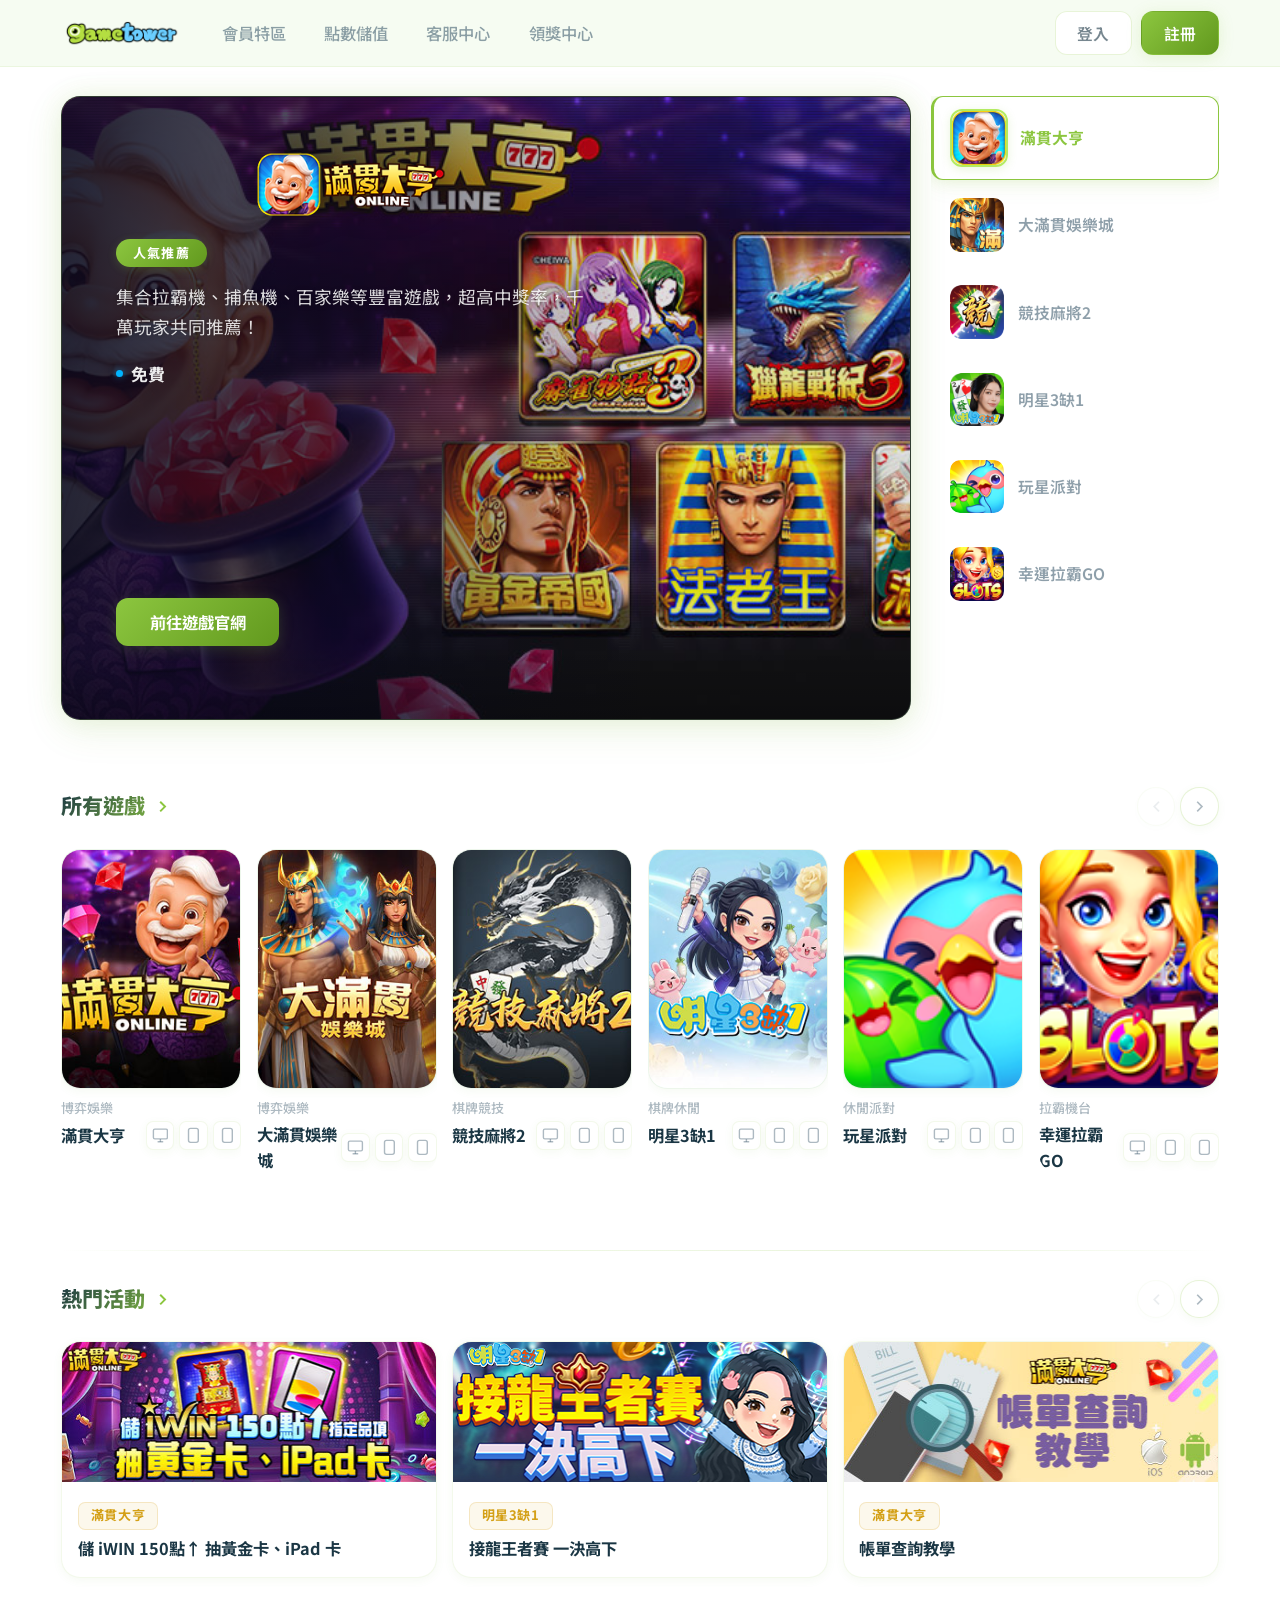
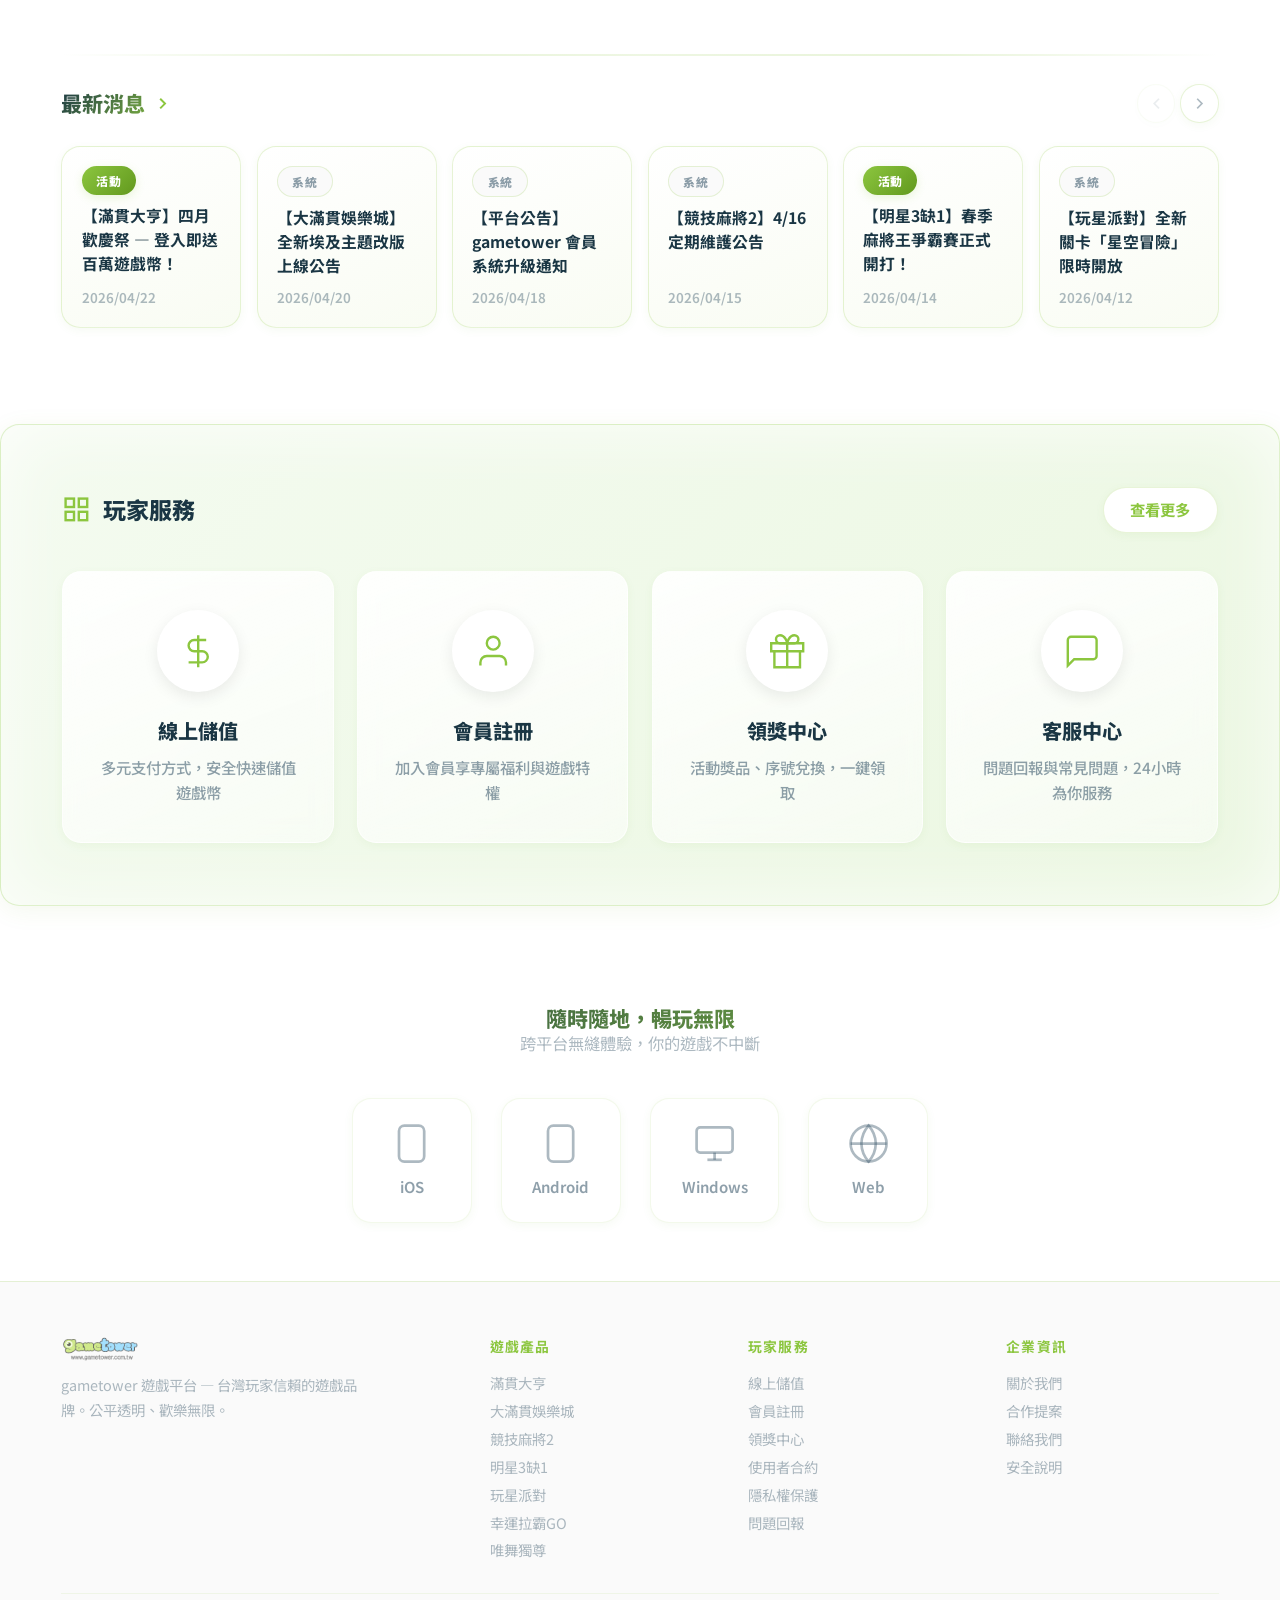
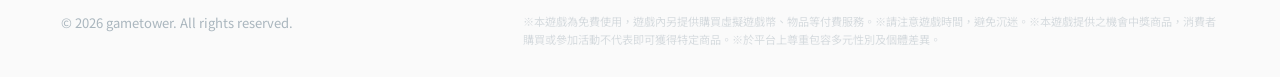
<file: index.html>
<!DOCTYPE html>
<html lang="zh-TW">
<head>
<meta charset="UTF-8">
<meta name="viewport" content="width=device-width,initial-scale=1.0">
<title>gametower 遊戲平台 | 你的遊戲宇宙</title>
<meta name="description" content="gametower遊戲平台 — 明星3缺1、滿貫大亨、競技麻將等多款免費線上遊戲，提供儲值、會員、領獎、客服等完整服務。">
<link rel="stylesheet" href="index.css">
<link rel="icon" href="images/logo_g.png">
</head>
<body>
<!-- ===== TOP NAV ===== -->
<nav class="nav" id="nav">
  <div class="nav__left">
    <a href="#"><img src="images/GT_logo.png" alt="gametower" class="nav__logo"></a>
    <a href="javascript:void(0)" class="nav__link">會員特區</a>
    <a href="javascript:void(0)" class="nav__link">點數儲值</a>
    <a href="javascript:void(0)" class="nav__link">客服中心</a>
    <a href="javascript:void(0)" class="nav__link">領獎中心</a>
  </div>
  <div class="nav__right">
    <a href="#" class="nav__btn">登入</a>
    <a href="#" class="nav__btn nav__btn--primary">註冊</a>
  </div>
</nav>
<!-- ===== HERO ===== -->
<section class="hero-spot"><div class="hero-spot__main">
  <div class="hero-spot__banner" id="heroBanner">
    <div class="hero-slide active" data-index="0"><div class="hero-slide__bg"><img src="images/1920x450_TMD.jpg" alt=""></div><div class="hero-slide__overlay"></div><div class="hero-slide__content"><img src="images/230x80_TMD.png" alt="" class="hero-slide__logo"><div class="hero-slide__label">人氣推薦</div><p class="hero-slide__desc">集合拉霸機、捕魚機、百家樂等豐富遊戲，超高中獎率，千萬玩家共同推薦！</p><div class="hero-slide__price">免費</div><div class="hero-slide__actions"><button class="btn-primary">前往遊戲官網</button></div></div></div>
    <div class="hero-slide" data-index="1"><div class="hero-slide__bg"><img src="images/1920x450_slam888.png" alt=""></div><div class="hero-slide__overlay"></div><div class="hero-slide__content"><img src="images/230x80_slam888.png" alt="" class="hero-slide__logo"><div class="hero-slide__label">全新上線</div><p class="hero-slide__desc">埃及黃金主題娛樂城，法老王等級的頂級體驗！結合經典博弈與創新玩法，帶你進入神秘古埃及的寶藏世界。</p><div class="hero-slide__price">免費</div><div class="hero-slide__actions"><button class="btn-primary">前往遊戲官網</button></div></div></div>
    <div class="hero-slide" data-index="2"><div class="hero-slide__bg"><img src="images/1920x450_cmj2.jpg" alt=""></div><div class="hero-slide__overlay"></div><div class="hero-slide__content"><img src="images/230x80_cmj2.png" alt="" class="hero-slide__logo"><div class="hero-slide__label">經典必玩</div><p class="hero-slide__desc">即時配對、公平競技 — 與全台高手過招，贏取豐厚大獎。全新賽季排名系統，挑戰你的麻將實力極限！</p><div class="hero-slide__price">免費</div><div class="hero-slide__actions"><button class="btn-primary">前往遊戲官網</button></div></div></div>
    <div class="hero-slide" data-index="3"><div class="hero-slide__bg"><img src="images/1920x450_cmj2.jpg" alt=""></div><div class="hero-slide__overlay"></div><div class="hero-slide__content"><img src="images/230x80_star31.png" alt="" class="hero-slide__logo"><div class="hero-slide__label">國民必備</div><p class="hero-slide__desc">眾多巨星陪你打牌！麻將、大老二、接龍等經典遊戲一次滿足，全台最受歡迎的棋牌遊戲平台。</p><div class="hero-slide__price">免費</div><div class="hero-slide__actions"><button class="btn-primary">前往遊戲官網</button></div></div></div>
    <div class="hero-slide" data-index="4"><div class="hero-slide__bg"><img src="images/1920x450_pg.jpg" alt=""></div><div class="hero-slide__overlay"></div><div class="hero-slide__content"><img src="images/230x80_pg.png" alt="" class="hero-slide__logo"><div class="hero-slide__label">休閒首選</div><p class="hero-slide__desc">免費送禮沒在怕！超萌角色陪你闖關，豐富小遊戲與社交互動，輕鬆歡樂不間斷。</p><div class="hero-slide__price">免費</div><div class="hero-slide__actions"><button class="btn-primary">前往遊戲官網</button></div></div></div>
    <div class="hero-slide" data-index="5"><div class="hero-slide__bg"><img src="images/1920x450_we5.jpg" alt=""></div><div class="hero-slide__overlay"></div><div class="hero-slide__content"><img src="images/pic_slottrip777.png" alt="" class="hero-slide__logo"><div class="hero-slide__label">經典拉霸</div><p class="hero-slide__desc">百款精選拉霸機台，777大獎等你來拿！華麗特效搭配刺激連線，每次轉動都是驚喜！</p><div class="hero-slide__price">免費</div><div class="hero-slide__actions"><button class="btn-primary">前往遊戲官網</button></div></div></div>
  </div>
  <aside class="hero-spot__sidebar">
    <a href="#" class="sidebar-item active" data-slide="0"><img src="images/pic_TMD.png" alt="" class="sidebar-item__img"><span class="sidebar-item__name">滿貫大亨</span></a>
    <a href="#" class="sidebar-item" data-slide="1"><img src="images/pic_slam888.png" alt="" class="sidebar-item__img"><span class="sidebar-item__name">大滿貫娛樂城</span></a>
    <a href="#" class="sidebar-item" data-slide="2"><img src="images/pic_cmj2.png" alt="" class="sidebar-item__img"><span class="sidebar-item__name">競技麻將2</span></a>
    <a href="#" class="sidebar-item" data-slide="3"><img src="images/pic_iStar31.png" alt="" class="sidebar-item__img"><span class="sidebar-item__name">明星3缺1</span></a>
    <a href="#" class="sidebar-item" data-slide="4"><img src="images/pic_pg.png" alt="" class="sidebar-item__img"><span class="sidebar-item__name">玩星派對</span></a>
    <a href="#" class="sidebar-item" data-slide="5"><img src="images/pic_slottrip777.png" alt="" class="sidebar-item__img"><span class="sidebar-item__name">幸運拉霸GO</span></a>
  </aside>
</div></section>
<!-- ===== 所有遊戲 ===== -->
<section class="row-section" id="sec-all-games">
  <div class="row-section__head"><h2 class="row-section__title">所有遊戲 <svg width="16" height="16" viewBox="0 0 24 24" fill="none" stroke="currentColor" stroke-width="2.5"><path d="M9 18l6-6-6-6"/></svg></h2><div class="row-section__arrows"><button class="arrow-btn" disabled><svg width="16" height="16" viewBox="0 0 24 24" fill="none" stroke="currentColor" stroke-width="2"><path d="M15 18l-6-6 6-6"/></svg></button><button class="arrow-btn"><svg width="16" height="16" viewBox="0 0 24 24" fill="none" stroke="currentColor" stroke-width="2"><path d="M9 18l6-6-6-6"/></svg></button></div></div>
  <div class="game-row">
    <a href="#" class="game-card"><div class="game-card__img"><img src="images/hotGame_TMD.jpg" alt="滿貫大亨"><div class="game-card__qr">QR Code</div></div><div class="game-card__type">博弈娛樂</div><div class="game-card__bottom"><span class="game-card__name">滿貫大亨</span><div class="game-card__platforms"><span class="plat-btn" title="電腦"><svg width="14" height="14" viewBox="0 0 24 24" fill="none" stroke="currentColor" stroke-width="2"><rect x="2" y="3" width="20" height="14" rx="2"/><line x1="8" y1="21" x2="16" y2="21"/><line x1="12" y1="17" x2="12" y2="21"/></svg></span><span class="plat-btn" title="iOS"><svg width="14" height="14" viewBox="0 0 24 24" fill="none" stroke="currentColor" stroke-width="2"><rect x="5" y="2" width="14" height="20" rx="3"/><line x1="12" y1="18" x2="12" y2="18.01"/></svg></span><span class="plat-btn" title="安卓"><svg width="14" height="14" viewBox="0 0 24 24" fill="none" stroke="currentColor" stroke-width="2"><rect x="5" y="2" width="14" height="20" rx="3"/><line x1="12" y1="18" x2="12" y2="18.01"/></svg></span></div></div></a>
    <a href="#" class="game-card"><div class="game-card__img"><img src="images/hotGame_slam888.jpg" alt="大滿貫娛樂城"><div class="game-card__qr">QR Code</div></div><div class="game-card__type">博弈娛樂</div><div class="game-card__bottom"><span class="game-card__name">大滿貫娛樂城</span><div class="game-card__platforms"><span class="plat-btn" title="電腦"><svg width="14" height="14" viewBox="0 0 24 24" fill="none" stroke="currentColor" stroke-width="2"><rect x="2" y="3" width="20" height="14" rx="2"/><line x1="8" y1="21" x2="16" y2="21"/><line x1="12" y1="17" x2="12" y2="21"/></svg></span><span class="plat-btn" title="iOS"><svg width="14" height="14" viewBox="0 0 24 24" fill="none" stroke="currentColor" stroke-width="2"><rect x="5" y="2" width="14" height="20" rx="3"/><line x1="12" y1="18" x2="12" y2="18.01"/></svg></span><span class="plat-btn" title="安卓"><svg width="14" height="14" viewBox="0 0 24 24" fill="none" stroke="currentColor" stroke-width="2"><rect x="5" y="2" width="14" height="20" rx="3"/><line x1="12" y1="18" x2="12" y2="18.01"/></svg></span></div></div></a>
    <a href="#" class="game-card"><div class="game-card__img"><img src="images/hotGame_CMJ2.jpg" alt="競技麻將2"><div class="game-card__qr">QR Code</div></div><div class="game-card__type">棋牌競技</div><div class="game-card__bottom"><span class="game-card__name">競技麻將2</span><div class="game-card__platforms"><span class="plat-btn" title="電腦"><svg width="14" height="14" viewBox="0 0 24 24" fill="none" stroke="currentColor" stroke-width="2"><rect x="2" y="3" width="20" height="14" rx="2"/><line x1="8" y1="21" x2="16" y2="21"/><line x1="12" y1="17" x2="12" y2="21"/></svg></span><span class="plat-btn" title="iOS"><svg width="14" height="14" viewBox="0 0 24 24" fill="none" stroke="currentColor" stroke-width="2"><rect x="5" y="2" width="14" height="20" rx="3"/><line x1="12" y1="18" x2="12" y2="18.01"/></svg></span><span class="plat-btn" title="安卓"><svg width="14" height="14" viewBox="0 0 24 24" fill="none" stroke="currentColor" stroke-width="2"><rect x="5" y="2" width="14" height="20" rx="3"/><line x1="12" y1="18" x2="12" y2="18.01"/></svg></span></div></div></a>
    <a href="#" class="game-card"><div class="game-card__img"><img src="images/hotGame_Star31.jpg" alt="明星3缺1"><div class="game-card__qr">QR Code</div></div><div class="game-card__type">棋牌休閒</div><div class="game-card__bottom"><span class="game-card__name">明星3缺1</span><div class="game-card__platforms"><span class="plat-btn" title="電腦"><svg width="14" height="14" viewBox="0 0 24 24" fill="none" stroke="currentColor" stroke-width="2"><rect x="2" y="3" width="20" height="14" rx="2"/><line x1="8" y1="21" x2="16" y2="21"/><line x1="12" y1="17" x2="12" y2="21"/></svg></span><span class="plat-btn" title="iOS"><svg width="14" height="14" viewBox="0 0 24 24" fill="none" stroke="currentColor" stroke-width="2"><rect x="5" y="2" width="14" height="20" rx="3"/><line x1="12" y1="18" x2="12" y2="18.01"/></svg></span><span class="plat-btn" title="安卓"><svg width="14" height="14" viewBox="0 0 24 24" fill="none" stroke="currentColor" stroke-width="2"><rect x="5" y="2" width="14" height="20" rx="3"/><line x1="12" y1="18" x2="12" y2="18.01"/></svg></span></div></div></a>
    <a href="#" class="game-card"><div class="game-card__img"><img src="images/pic_pg.png" alt="玩星派對"><div class="game-card__qr">QR Code</div></div><div class="game-card__type">休閒派對</div><div class="game-card__bottom"><span class="game-card__name">玩星派對</span><div class="game-card__platforms"><span class="plat-btn" title="電腦"><svg width="14" height="14" viewBox="0 0 24 24" fill="none" stroke="currentColor" stroke-width="2"><rect x="2" y="3" width="20" height="14" rx="2"/><line x1="8" y1="21" x2="16" y2="21"/><line x1="12" y1="17" x2="12" y2="21"/></svg></span><span class="plat-btn" title="iOS"><svg width="14" height="14" viewBox="0 0 24 24" fill="none" stroke="currentColor" stroke-width="2"><rect x="5" y="2" width="14" height="20" rx="3"/><line x1="12" y1="18" x2="12" y2="18.01"/></svg></span><span class="plat-btn" title="安卓"><svg width="14" height="14" viewBox="0 0 24 24" fill="none" stroke="currentColor" stroke-width="2"><rect x="5" y="2" width="14" height="20" rx="3"/><line x1="12" y1="18" x2="12" y2="18.01"/></svg></span></div></div></a>
    <a href="#" class="game-card"><div class="game-card__img"><img src="images/pic_slottrip777.png" alt="幸運拉霸GO"><div class="game-card__qr">QR Code</div></div><div class="game-card__type">拉霸機台</div><div class="game-card__bottom"><span class="game-card__name">幸運拉霸GO</span><div class="game-card__platforms"><span class="plat-btn" title="電腦"><svg width="14" height="14" viewBox="0 0 24 24" fill="none" stroke="currentColor" stroke-width="2"><rect x="2" y="3" width="20" height="14" rx="2"/><line x1="8" y1="21" x2="16" y2="21"/><line x1="12" y1="17" x2="12" y2="21"/></svg></span><span class="plat-btn" title="iOS"><svg width="14" height="14" viewBox="0 0 24 24" fill="none" stroke="currentColor" stroke-width="2"><rect x="5" y="2" width="14" height="20" rx="3"/><line x1="12" y1="18" x2="12" y2="18.01"/></svg></span><span class="plat-btn" title="安卓"><svg width="14" height="14" viewBox="0 0 24 24" fill="none" stroke="currentColor" stroke-width="2"><rect x="5" y="2" width="14" height="20" rx="3"/><line x1="12" y1="18" x2="12" y2="18.01"/></svg></span></div></div></a>
  </div>
</section>
<!-- ===== 熱門活動 ===== -->
<section class="row-section" id="sec-hot-games">
  <div class="row-section__head"><h2 class="row-section__title">熱門活動 <svg width="16" height="16" viewBox="0 0 24 24" fill="none" stroke="currentColor" stroke-width="2.5"><path d="M9 18l6-6-6-6"/></svg></h2><div class="row-section__arrows"><button class="arrow-btn" disabled><svg width="16" height="16" viewBox="0 0 24 24" fill="none" stroke="currentColor" stroke-width="2"><path d="M15 18l-6-6 6-6"/></svg></button><button class="arrow-btn"><svg width="16" height="16" viewBox="0 0 24 24" fill="none" stroke="currentColor" stroke-width="2"><path d="M9 18l6-6-6-6"/></svg></button></div></div>
  <div class="activity-row">
    <a href="#" class="activity-card"><div class="activity-card__img"><img src="images/375x140.jpg" alt="滿貫大亨 儲值活動"></div><div class="activity-card__body"><span class="activity-card__tag">滿貫大亨</span><div class="activity-card__title">儲 iWIN 150點↑ 抽黃金卡、iPad 卡</div></div></a>
    <a href="#" class="activity-card"><div class="activity-card__img"><img src="images/375x140-3.jpg" alt="明星3缺1 接龍王者賽"></div><div class="activity-card__body"><span class="activity-card__tag">明星3缺1</span><div class="activity-card__title">接龍王者賽 一決高下</div></div></a>
    <a href="#" class="activity-card"><div class="activity-card__img"><img src="images/375X140-2.jpg" alt="滿貫大亨 帳單查詢"></div><div class="activity-card__body"><span class="activity-card__tag">滿貫大亨</span><div class="activity-card__title">帳單查詢教學</div></div></a>
  </div>
</section>
<!-- ===== 最新消息 ===== -->
<section class="row-section" id="sec-news">
  <div class="row-section__head"><h2 class="row-section__title">最新消息 <svg width="16" height="16" viewBox="0 0 24 24" fill="none" stroke="currentColor" stroke-width="2.5"><path d="M9 18l6-6-6-6"/></svg></h2><div class="row-section__arrows"><button class="arrow-btn" disabled><svg width="16" height="16" viewBox="0 0 24 24" fill="none" stroke="currentColor" stroke-width="2"><path d="M15 18l-6-6 6-6"/></svg></button><button class="arrow-btn"><svg width="16" height="16" viewBox="0 0 24 24" fill="none" stroke="currentColor" stroke-width="2"><path d="M9 18l6-6-6-6"/></svg></button></div></div>
  <div class="news-row">
    <a href="#" class="news-card"><div class="news-card__cat news-card__cat--event">活動</div><div class="news-card__title">【滿貫大亨】四月歡慶祭 — 登入即送百萬遊戲幣！</div><div class="news-card__date">2026/04/22</div></a>
    <a href="#" class="news-card"><div class="news-card__cat news-card__cat--system">系統</div><div class="news-card__title">【大滿貫娛樂城】全新埃及主題改版上線公告</div><div class="news-card__date">2026/04/20</div></a>
    <a href="#" class="news-card"><div class="news-card__cat news-card__cat--system">系統</div><div class="news-card__title">【平台公告】gametower 會員系統升級通知</div><div class="news-card__date">2026/04/18</div></a>
    <a href="#" class="news-card"><div class="news-card__cat news-card__cat--system">系統</div><div class="news-card__title">【競技麻將2】4/16 定期維護公告</div><div class="news-card__date">2026/04/15</div></a>
    <a href="#" class="news-card"><div class="news-card__cat news-card__cat--event">活動</div><div class="news-card__title">【明星3缺1】春季麻將王爭霸賽正式開打！</div><div class="news-card__date">2026/04/14</div></a>
    <a href="#" class="news-card"><div class="news-card__cat news-card__cat--system">系統</div><div class="news-card__title">【玩星派對】全新關卡「星空冒險」限時開放</div><div class="news-card__date">2026/04/12</div></a>
  </div>
</section>
<!-- ===== 玩家服務 ===== -->
<section class="service-section" id="sec-services">
  <div class="service-section__head">
    <svg width="24" height="24" viewBox="0 0 24 24" fill="none" stroke="currentColor" stroke-width="2"><rect x="3" y="3" width="7" height="7"/><rect x="14" y="3" width="7" height="7"/><rect x="3" y="14" width="7" height="7"/><rect x="14" y="14" width="7" height="7"/></svg>
    <h2>玩家服務</h2>
    <a href="#" class="service-section__more">查看更多</a>
  </div>
  <div class="service-row">
    <a href="https://www.gametower.com.tw/Services/Billing/index.aspx" class="service-card" target="_blank"><div class="service-card__icon"><svg width="32" height="32" viewBox="0 0 24 24" fill="none" stroke="currentColor" stroke-width="1.5"><path d="M12 2v20M17 5H9.5a3.5 3.5 0 000 7h5a3.5 3.5 0 010 7H6"/></svg></div><div class="service-card__name">線上儲值</div><div class="service-card__desc">多元支付方式，安全快速儲值遊戲幣</div></a>
    <a href="https://www.gametower.com.tw/Services/Customer/Guide/member/index.aspx" class="service-card" target="_blank"><div class="service-card__icon"><svg width="32" height="32" viewBox="0 0 24 24" fill="none" stroke="currentColor" stroke-width="1.5"><path d="M20 21v-2a4 4 0 00-4-4H8a4 4 0 00-4 4v2"/><circle cx="12" cy="7" r="4"/></svg></div><div class="service-card__name">會員註冊</div><div class="service-card__desc">加入會員享專屬福利與遊戲特權</div></a>
    <a href="https://www.gametower.com.tw/Services/Customer/Prize/index.aspx" class="service-card" target="_blank"><div class="service-card__icon"><svg width="32" height="32" viewBox="0 0 24 24" fill="none" stroke="currentColor" stroke-width="1.5"><path d="M20 12v10H4V12"/><path d="M2 7h20v5H2z"/><path d="M12 22V7"/><path d="M12 7H7.5a2.5 2.5 0 110-5C11 2 12 7 12 7z"/><path d="M12 7h4.5a2.5 2.5 0 000-5C13 2 12 7 12 7z"/></svg></div><div class="service-card__name">領獎中心</div><div class="service-card__desc">活動獎品、序號兌換，一鍵領取</div></a>
    <a href="https://www.gametower.com.tw/Services/Customer/BugReport/index.aspx" class="service-card" target="_blank"><div class="service-card__icon"><svg width="32" height="32" viewBox="0 0 24 24" fill="none" stroke="currentColor" stroke-width="1.5"><path d="M21 15a2 2 0 01-2 2H7l-4 4V5a2 2 0 012-2h14a2 2 0 012 2z"/></svg></div><div class="service-card__name">客服中心</div><div class="service-card__desc">問題回報與常見問題，24小時為你服務</div></a>
  </div>
</section>
<!-- ===== 跨平台 ===== -->
<section class="row-section" style="text-align:center">
  <h2 class="row-section__title" style="justify-content:center">隨時隨地，暢玩無限</h2>
  <p class="row-section__subtitle">跨平台無縫體驗，你的遊戲不中斷</p>
  <div class="platform-row">
    <a href="#" class="platform-card"><svg width="36" height="36" viewBox="0 0 24 24" fill="none" stroke="currentColor" stroke-width="1.5"><rect x="5" y="2" width="14" height="20" rx="3"/><line x1="12" y1="18" x2="12" y2="18.01"/></svg><span>iOS</span></a>
    <a href="#" class="platform-card"><svg width="36" height="36" viewBox="0 0 24 24" fill="none" stroke="currentColor" stroke-width="1.5"><rect x="5" y="2" width="14" height="20" rx="3"/><line x1="12" y1="18" x2="12" y2="18.01"/></svg><span>Android</span></a>
    <a href="#" class="platform-card"><svg width="36" height="36" viewBox="0 0 24 24" fill="none" stroke="currentColor" stroke-width="1.5"><rect x="2" y="3" width="20" height="14" rx="2"/><line x1="8" y1="21" x2="16" y2="21"/><line x1="12" y1="17" x2="12" y2="21"/></svg><span>Windows</span></a>
    <a href="#" class="platform-card"><svg width="36" height="36" viewBox="0 0 24 24" fill="none" stroke="currentColor" stroke-width="1.5"><circle cx="12" cy="12" r="10"/><line x1="2" y1="12" x2="22" y2="12"/><path d="M12 2a15.3 15.3 0 014 10 15.3 15.3 0 01-4 10 15.3 15.3 0 01-4-10 15.3 15.3 0 014-10z"/></svg><span>Web</span></a>
  </div>
</section>
<!-- ===== FOOTER ===== -->
<footer class="footer">
  <div class="footer__grid">
    <div><img src="images/Footer_GT_logo.png" alt="gametower" class="footer__brand-logo"><p class="footer__brand-desc">gametower 遊戲平台 — 台灣玩家信賴的遊戲品牌。公平透明、歡樂無限。</p></div>
    <div><div class="footer__col-title">遊戲產品</div><a href="#" class="footer__link">滿貫大亨</a><a href="#" class="footer__link">大滿貫娛樂城</a><a href="#" class="footer__link">競技麻將2</a><a href="#" class="footer__link">明星3缺1</a><a href="#" class="footer__link">玩星派對</a><a href="#" class="footer__link">幸運拉霸GO</a><a href="#" class="footer__link">唯舞獨尊</a></div>
    <div><div class="footer__col-title">玩家服務</div><a href="#" class="footer__link">線上儲值</a><a href="#" class="footer__link">會員註冊</a><a href="#" class="footer__link">領獎中心</a><a href="https://www.gametower.com.tw/Services/Customer/Guide/member/member_contract.aspx" class="footer__link" target="_blank">使用者合約</a><a href="https://www.gametower.com.tw/Services/Customer/Guide/member/member_privacy.aspx" class="footer__link" target="_blank">隱私權保護</a><a href="https://www.gametower.com.tw/Services/Customer/BugReport/index.aspx" class="footer__link" target="_blank">問題回報</a></div>
    <div><div class="footer__col-title">企業資訊</div><a href="https://www.gametower.com.tw/CROP/about/about_01.aspx" class="footer__link" target="_blank">關於我們</a><a href="https://www.gametower.com.tw/CROP/cooperation.aspx" class="footer__link" target="_blank">合作提案</a><a href="https://www.gametower.com.tw/CROP/contact.aspx" class="footer__link" target="_blank">聯絡我們</a><a href="https://www.gametower.com.tw/Services/Customer/Guide/security/index.aspx" class="footer__link" target="_blank">安全說明</a></div>
  </div>
  <div class="footer__bottom">
    <div class="footer__copy">© 2026 gametower. All rights reserved.</div>
    <div class="footer__legal">※本遊戲為免費使用，遊戲內另提供購買虛擬遊戲幣、物品等付費服務。※請注意遊戲時間，避免沉迷。※本遊戲提供之機會中獎商品，消費者購買或參加活動不代表即可獲得特定商品。※於平台上尊重包容多元性別及個體差異。</div>
  </div>
</footer>
<script>
const slides=document.querySelectorAll('.hero-slide'),sideItems=document.querySelectorAll('.sidebar-item');
let cur=0,timer;
function goSlide(i){slides[cur].classList.remove('active');if(sideItems[cur])sideItems[cur].classList.remove('active');cur=i;slides[cur].classList.add('active');if(sideItems[cur])sideItems[cur].classList.add('active');resetTimer()}
function nextSlide(){goSlide((cur+1)%slides.length)}
function resetTimer(){clearInterval(timer);timer=setInterval(nextSlide,6000)}
sideItems.forEach(s=>{s.addEventListener('click',e=>{e.preventDefault();const i=+s.dataset.slide;if(i<slides.length)goSlide(i)})});
resetTimer();
const nav=document.getElementById('nav');
window.addEventListener('scroll',()=>nav.classList.toggle('solid',scrollY>40));
</script>
</body>
</html>
</file>
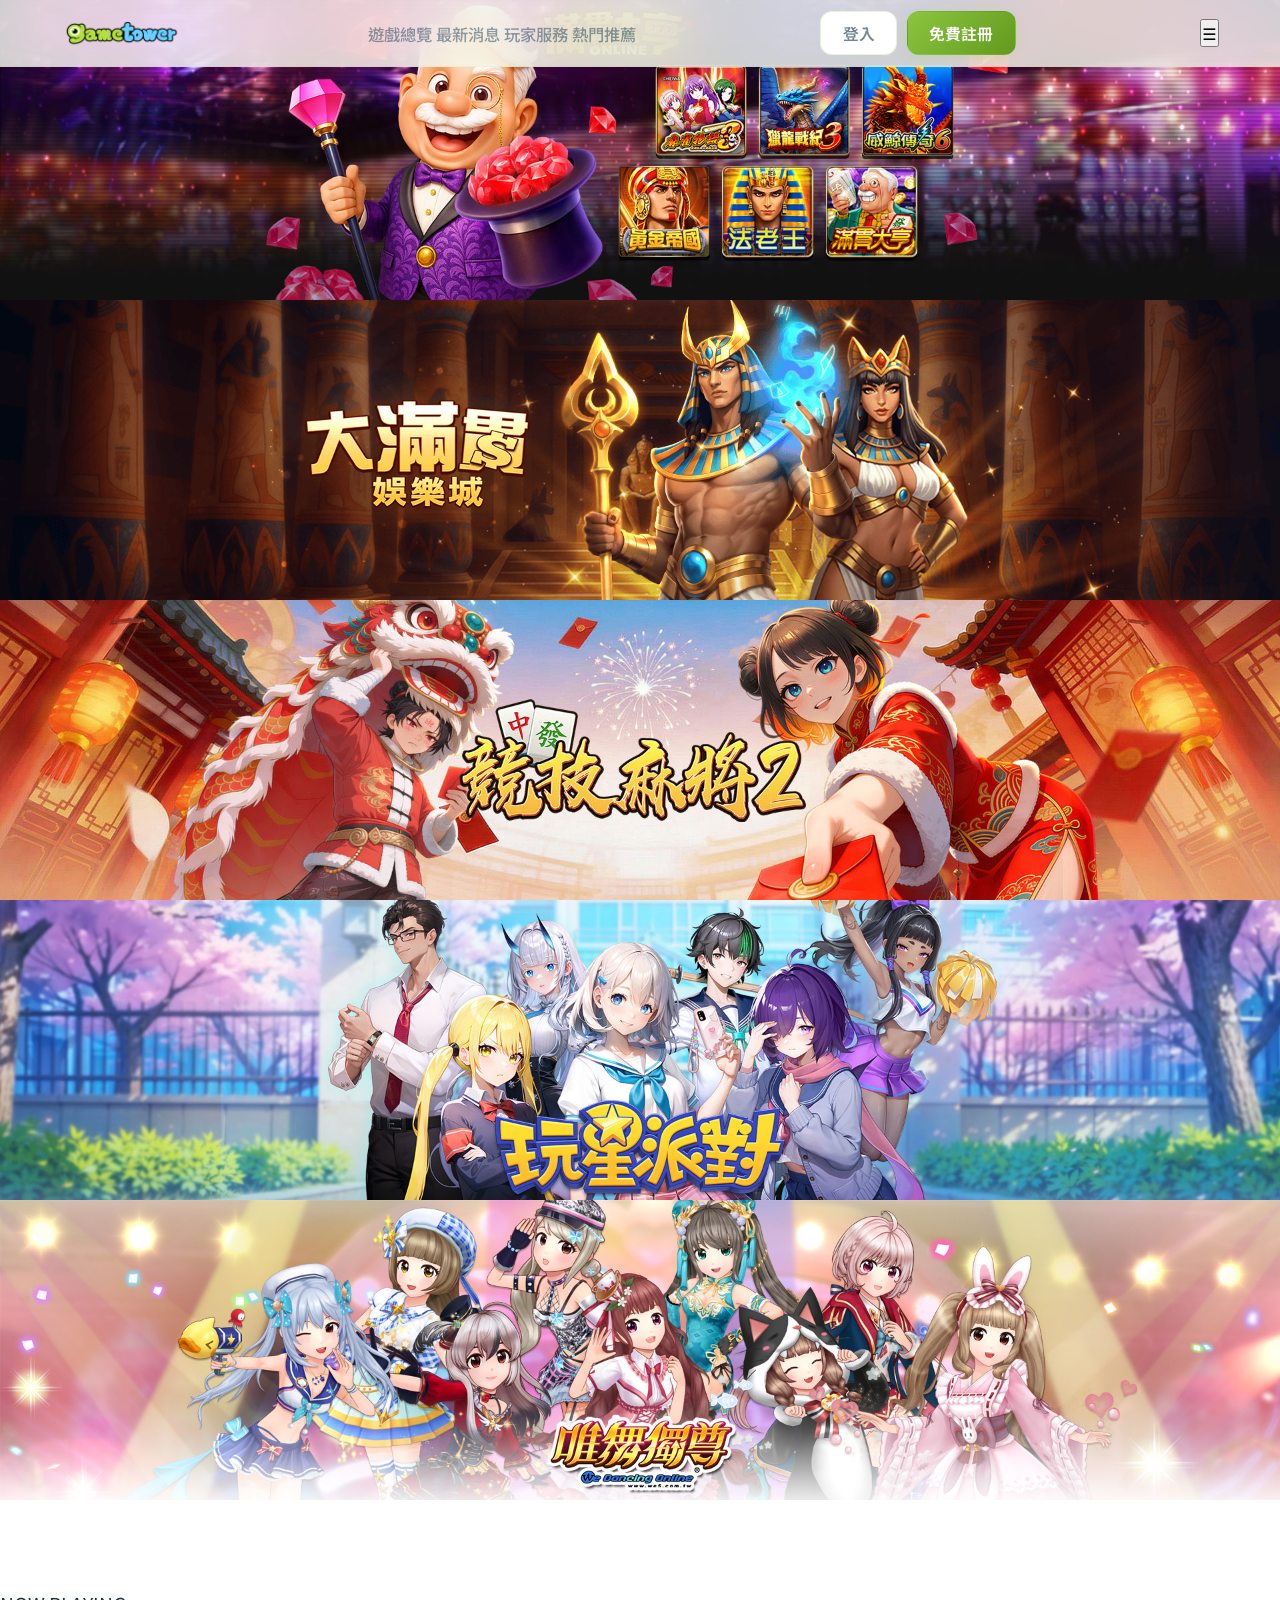
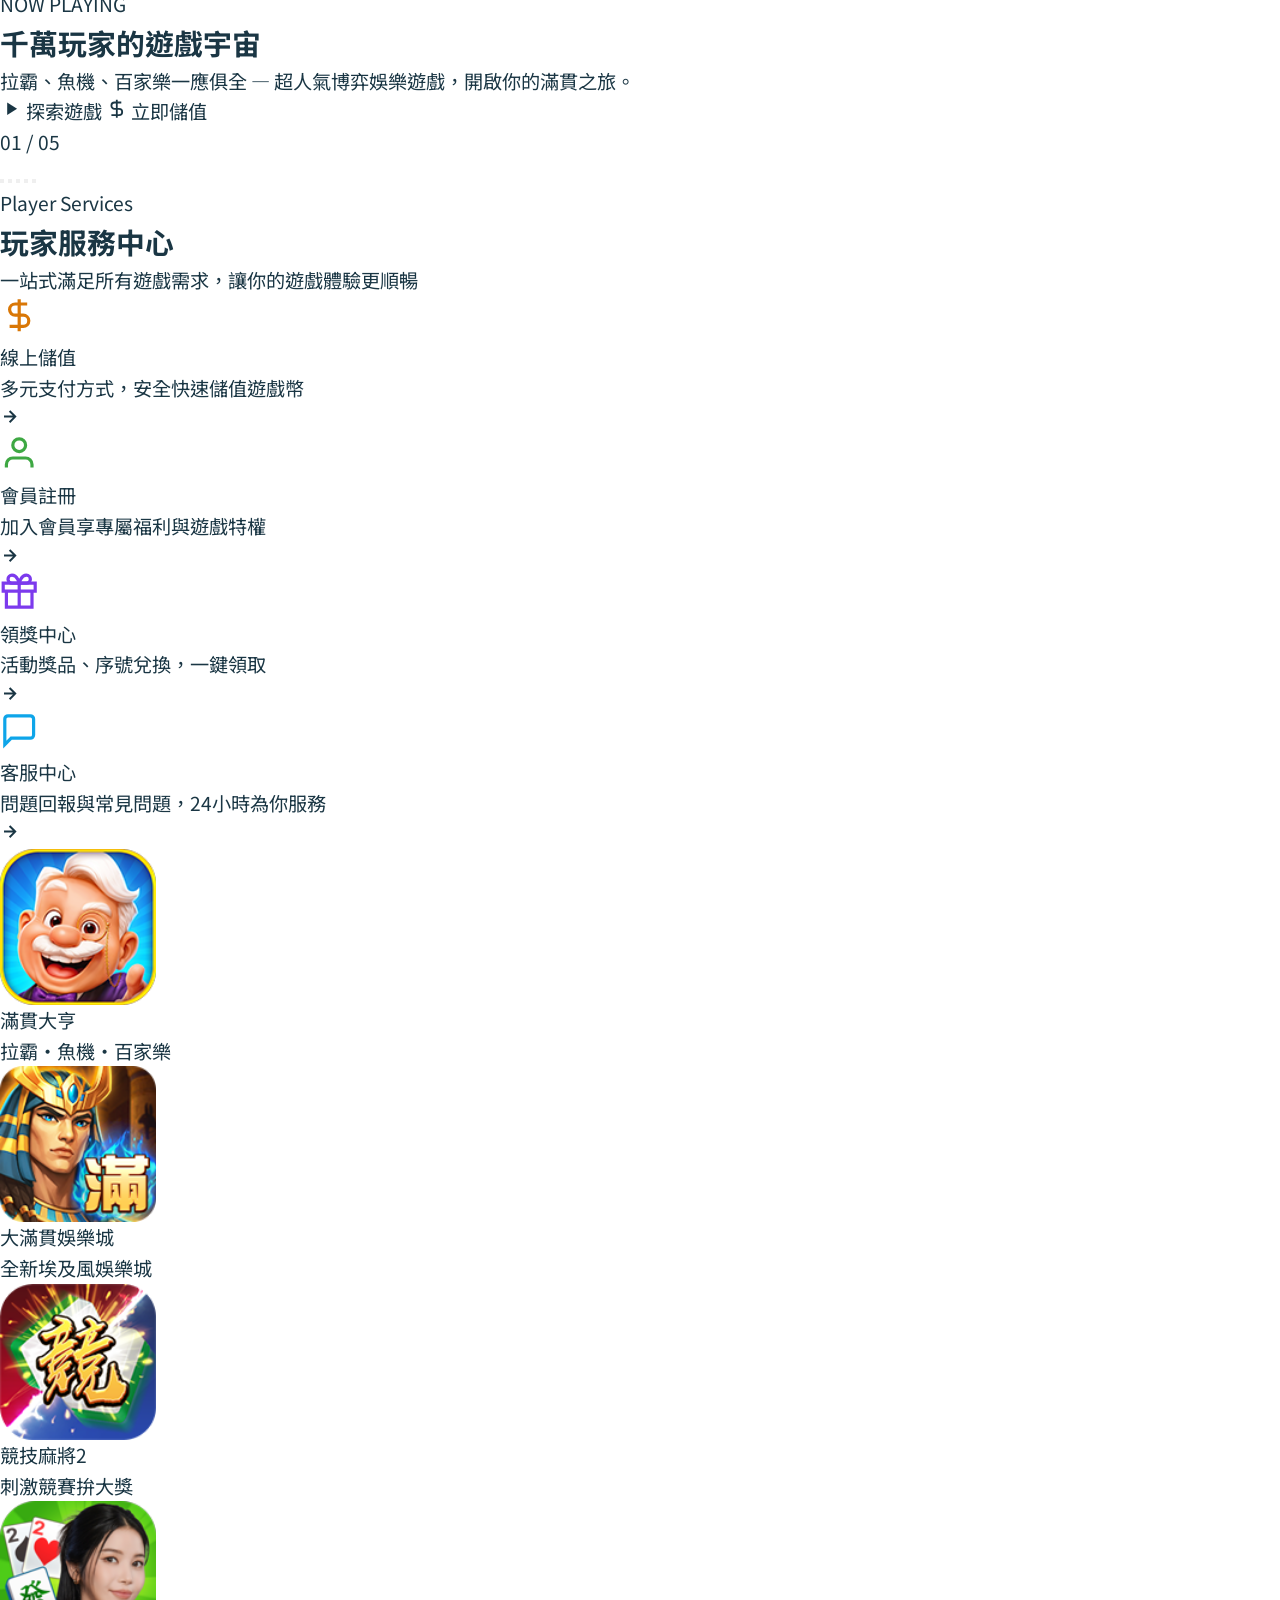
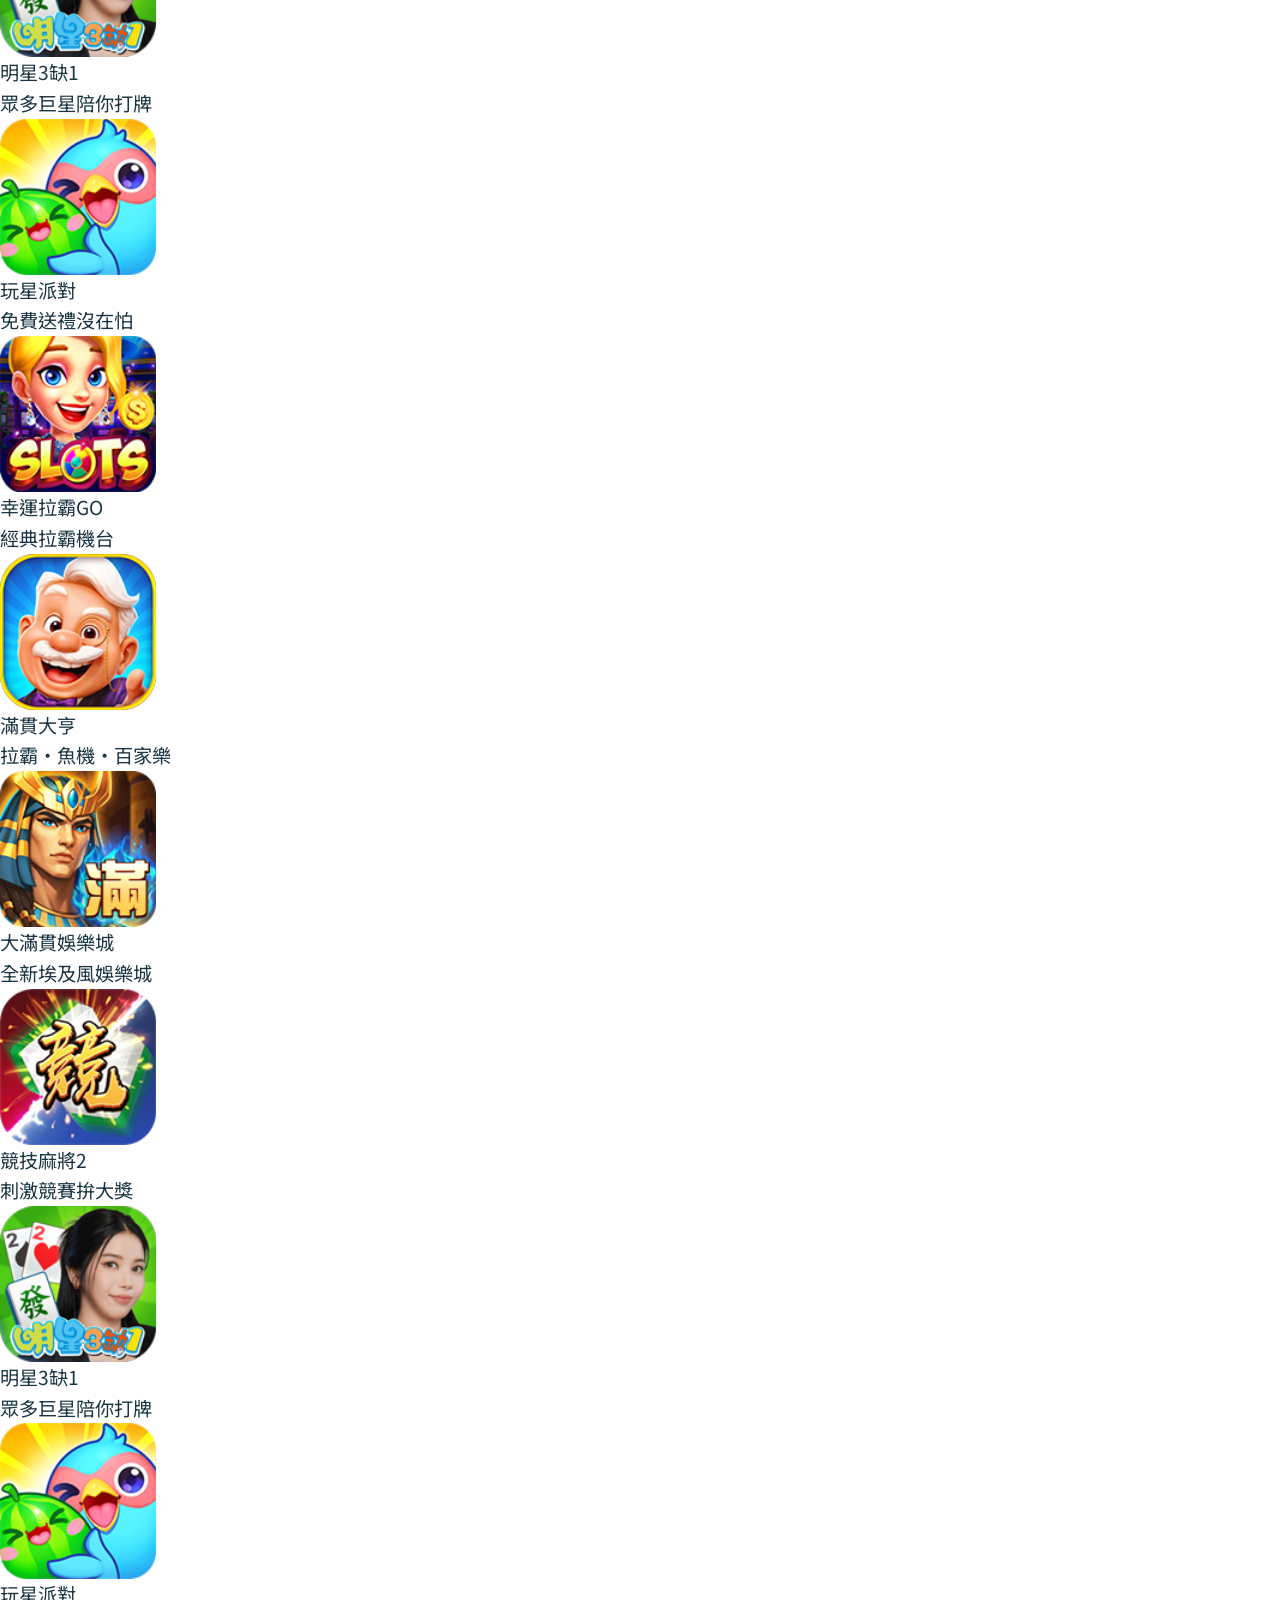
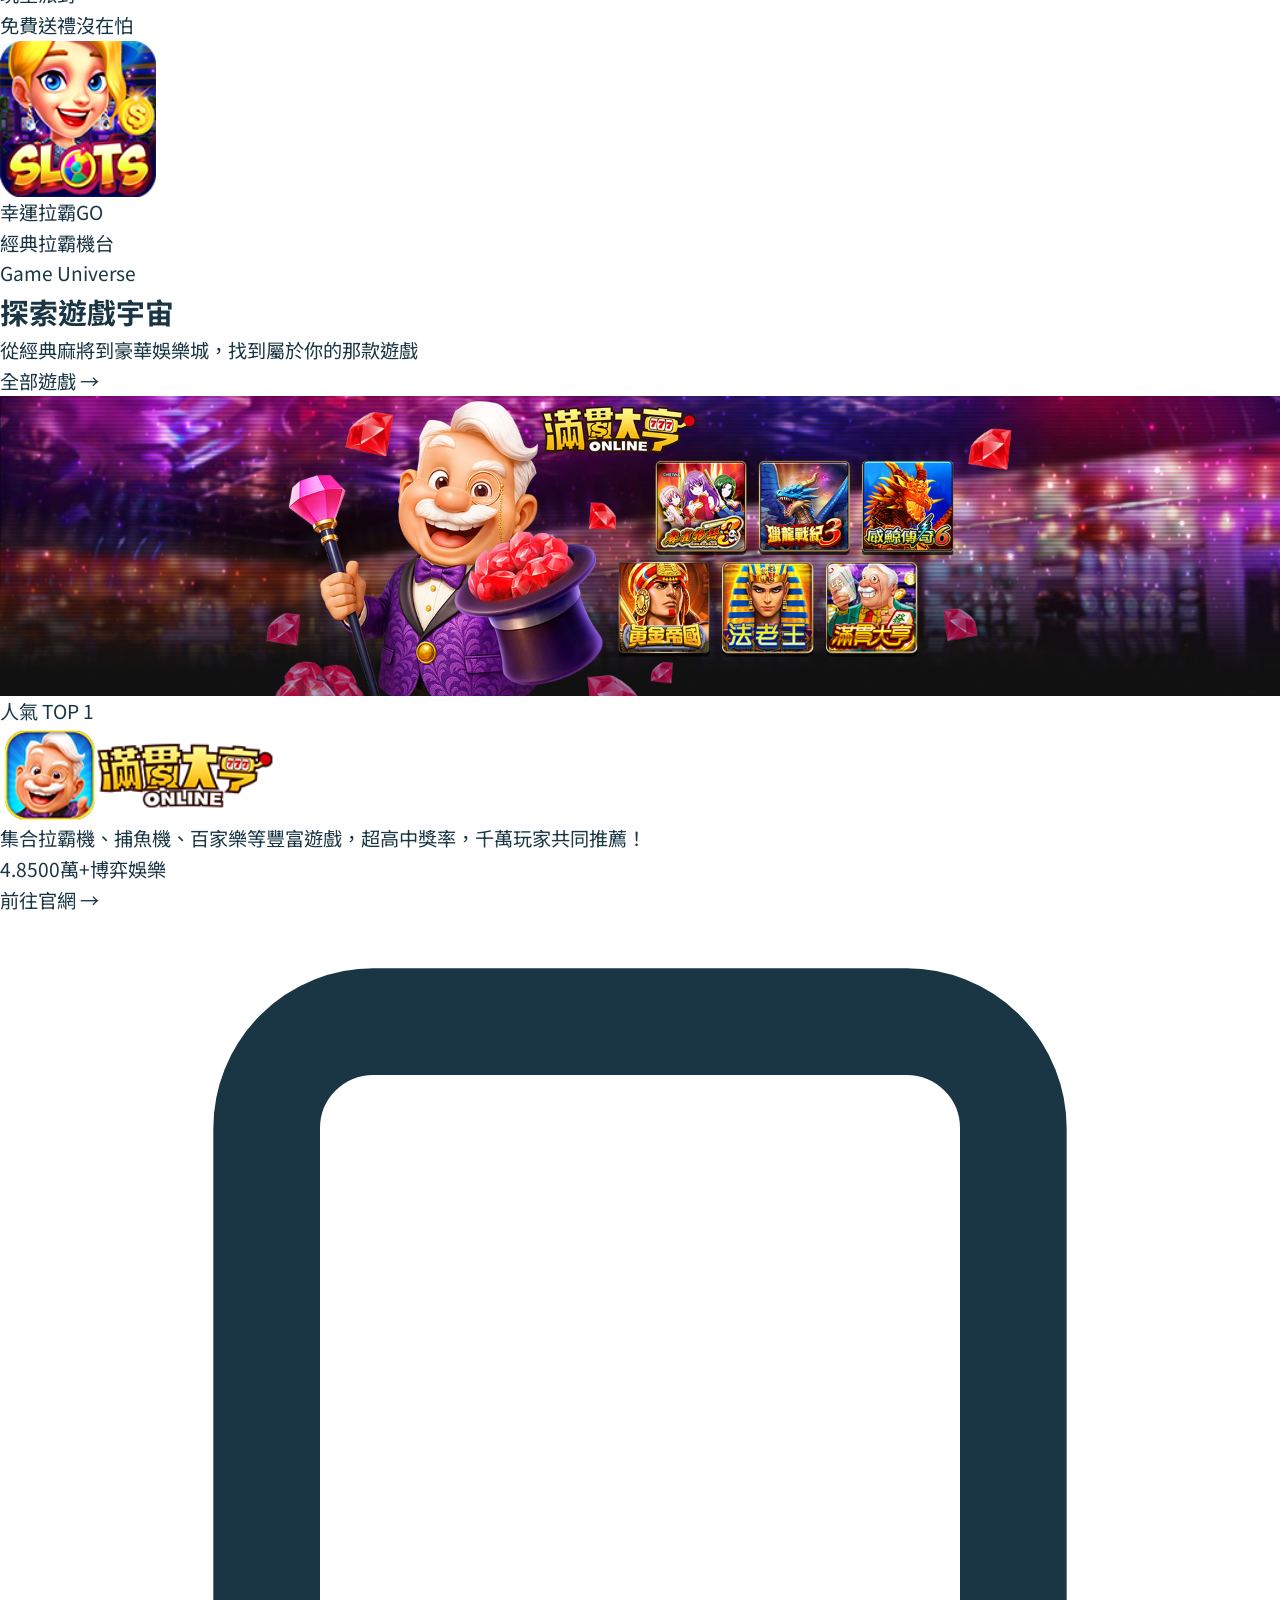
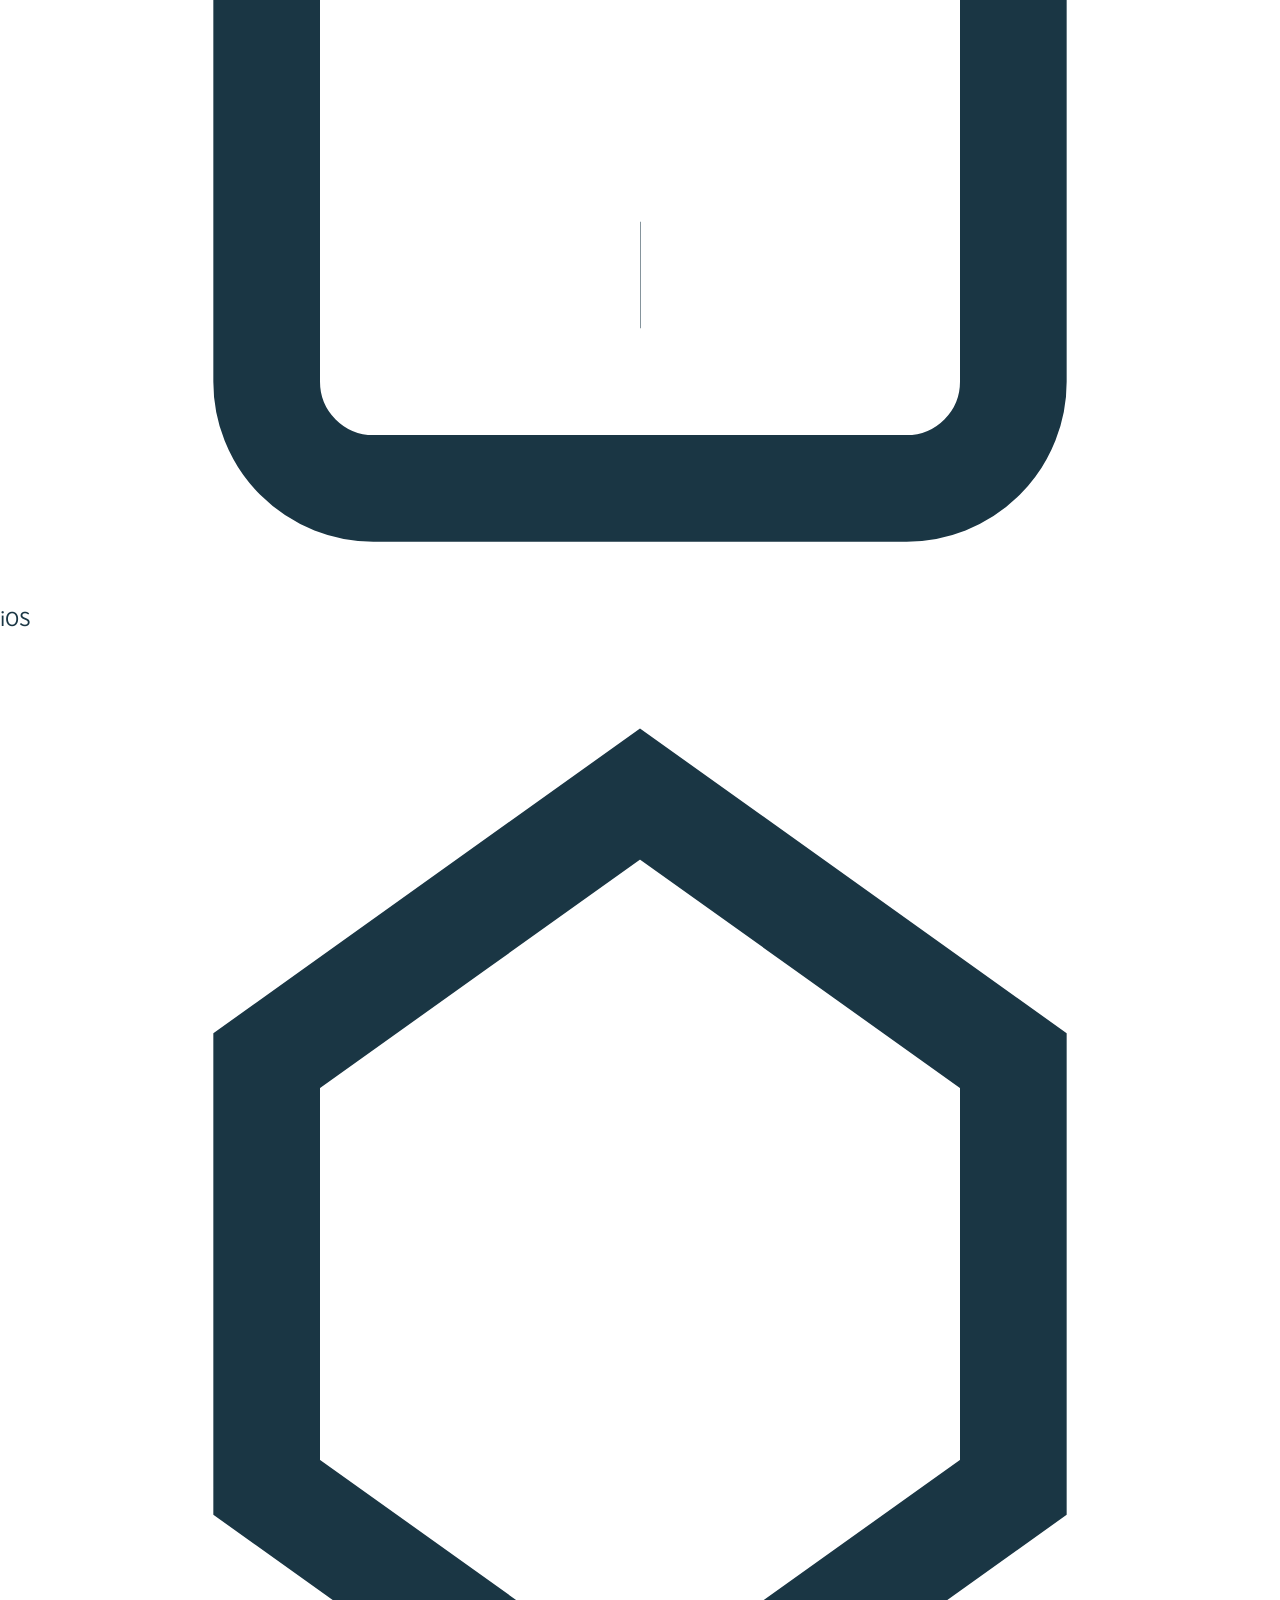
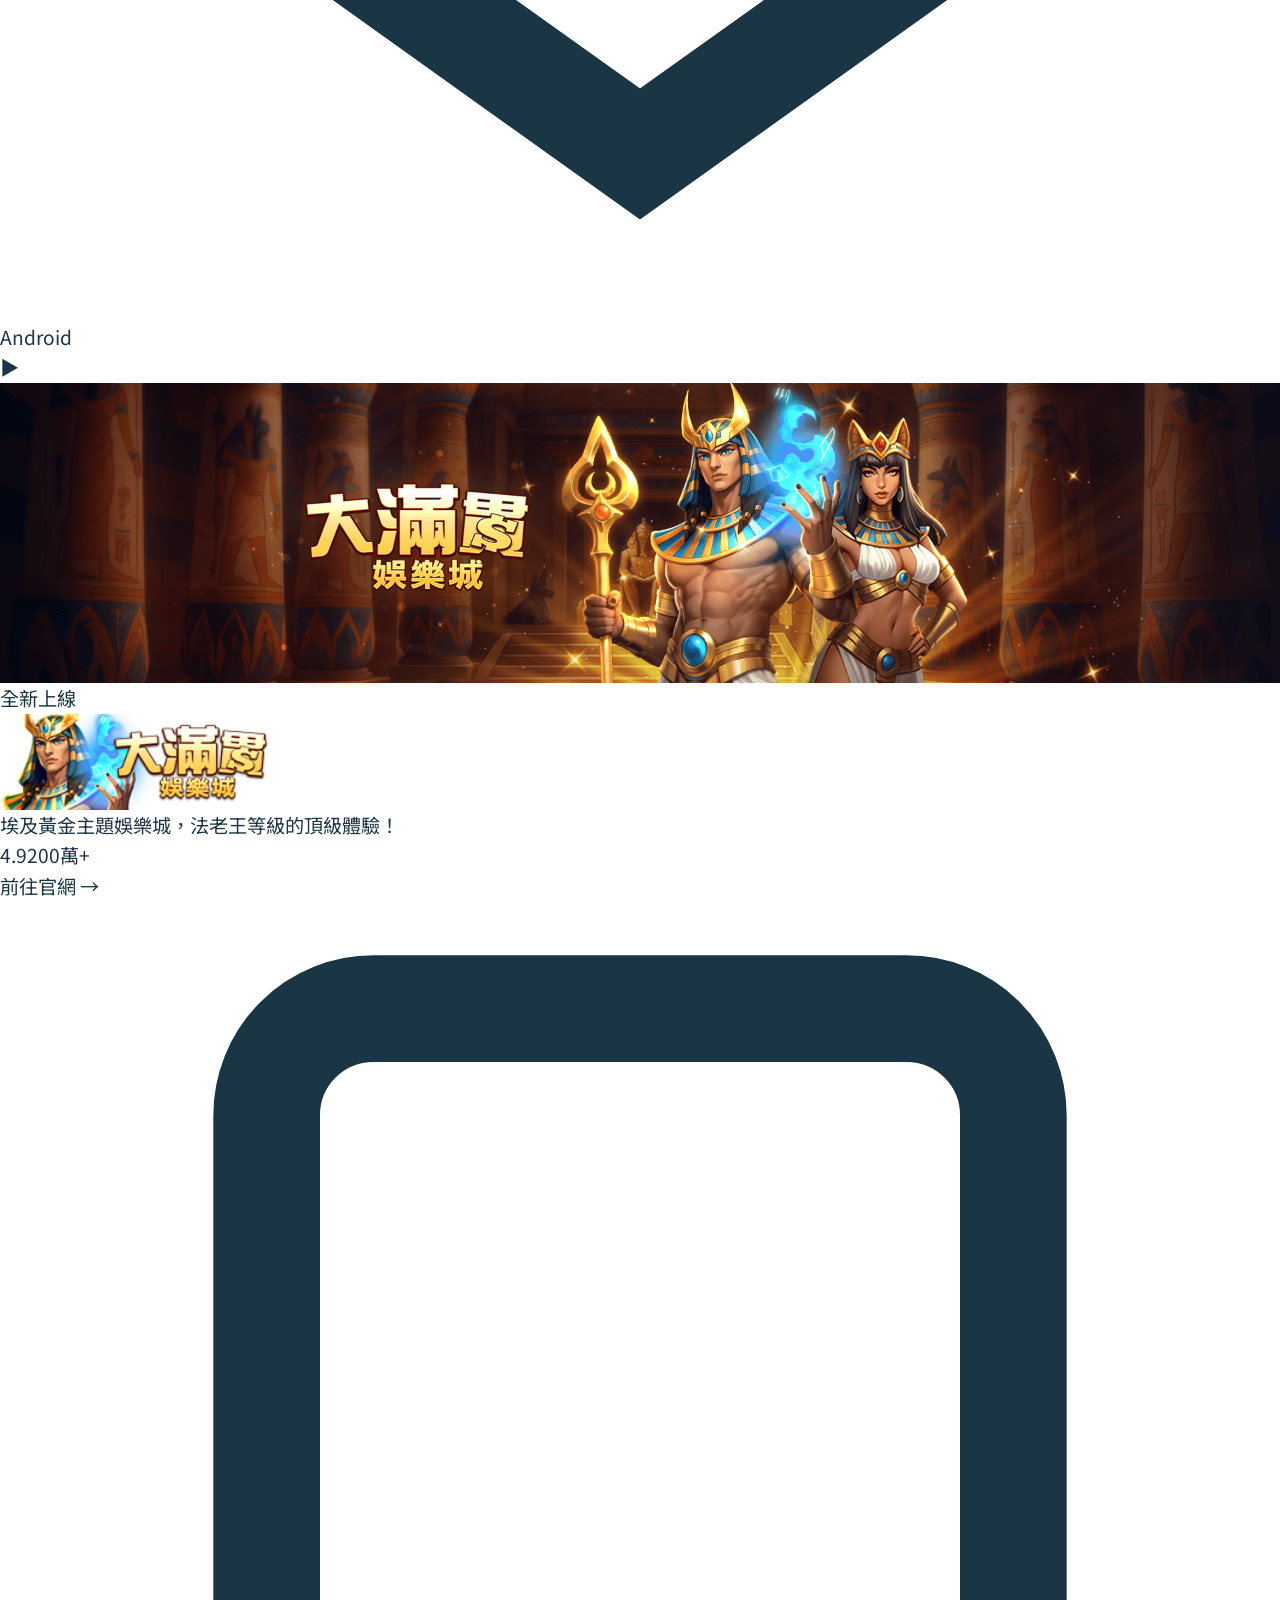
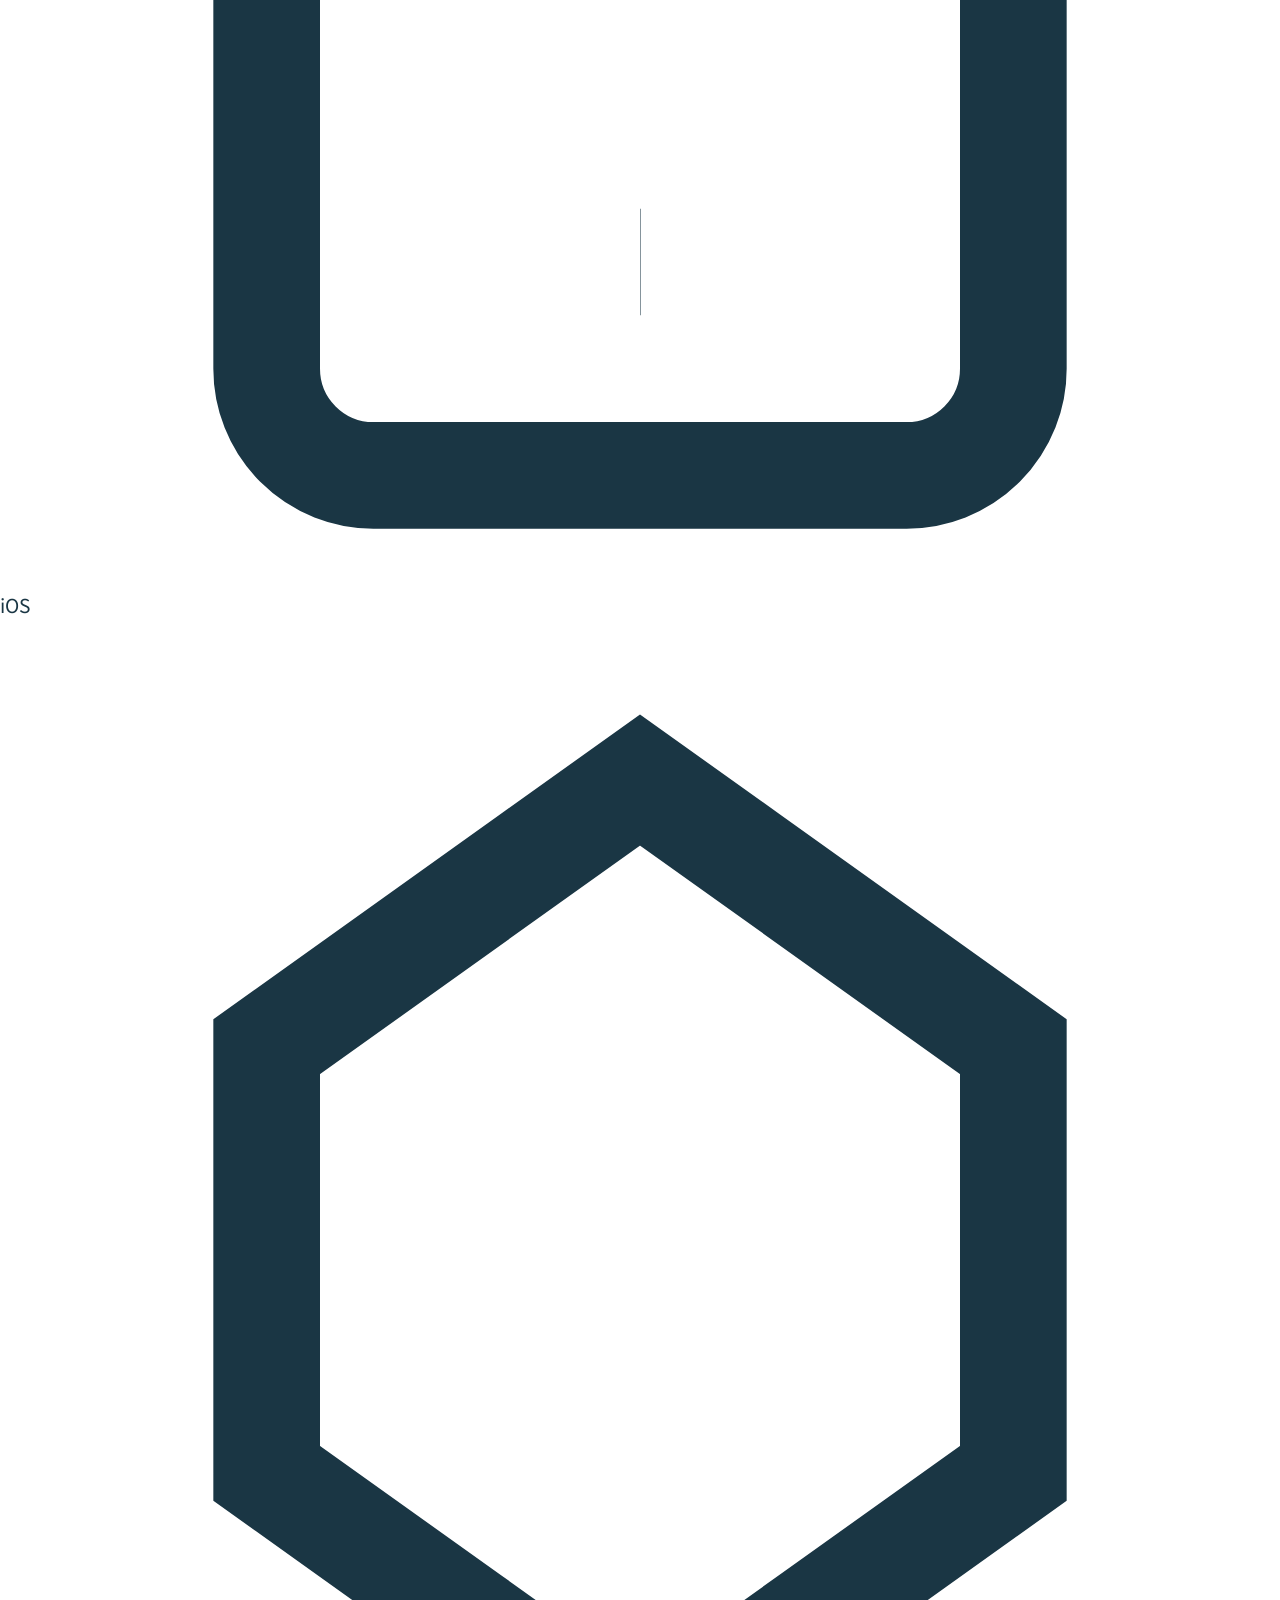
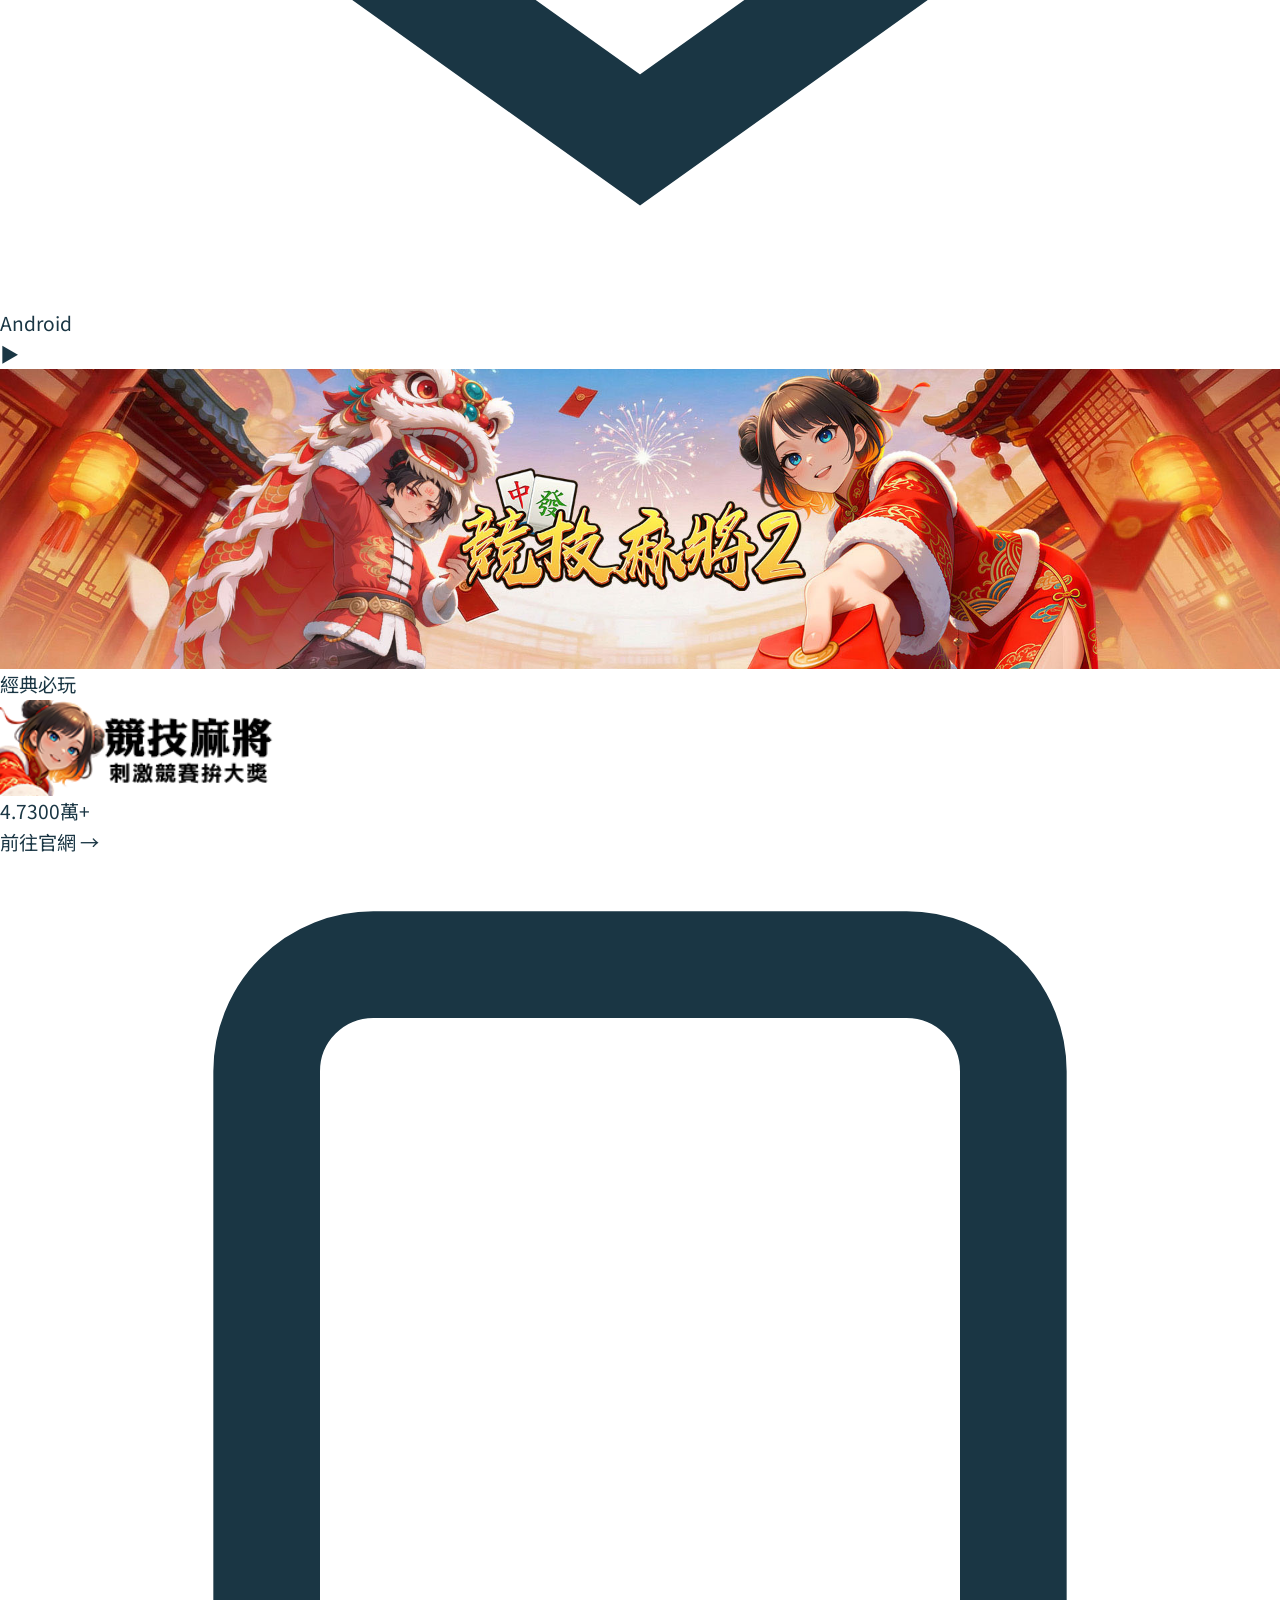
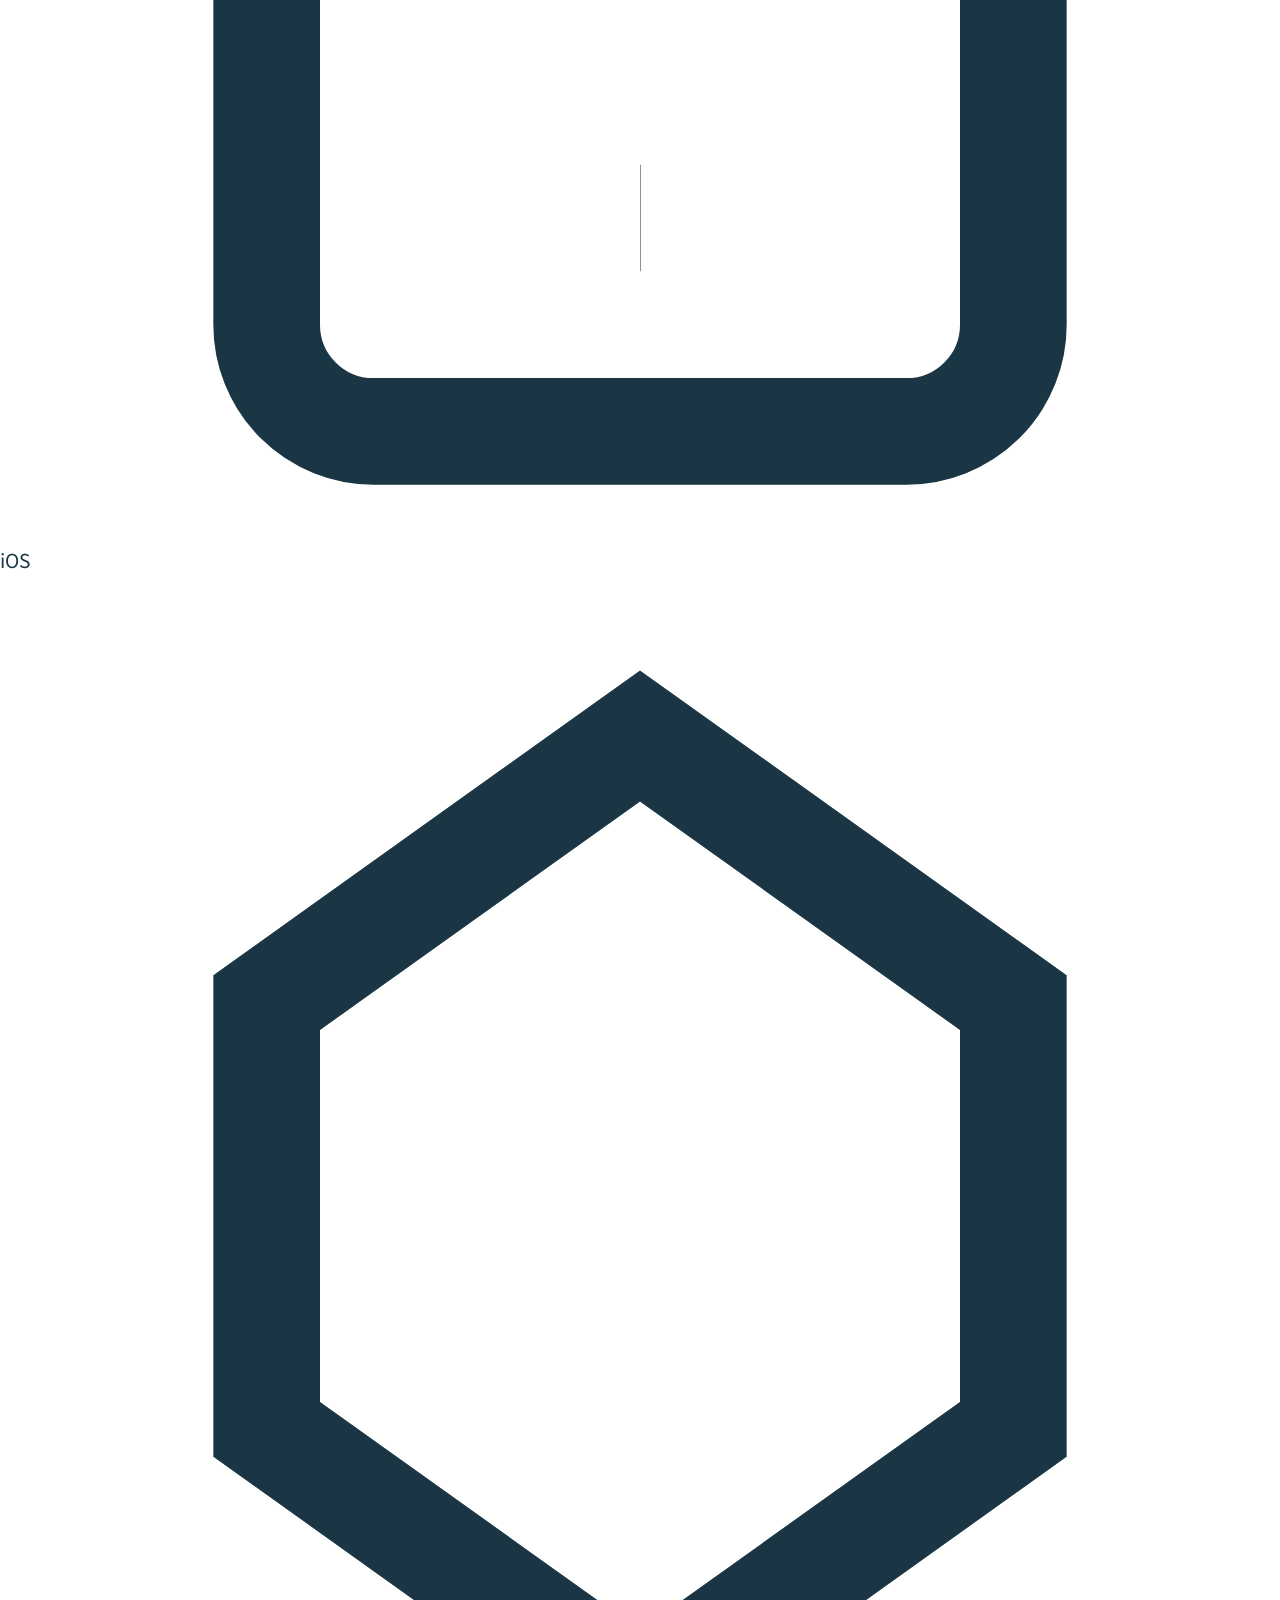
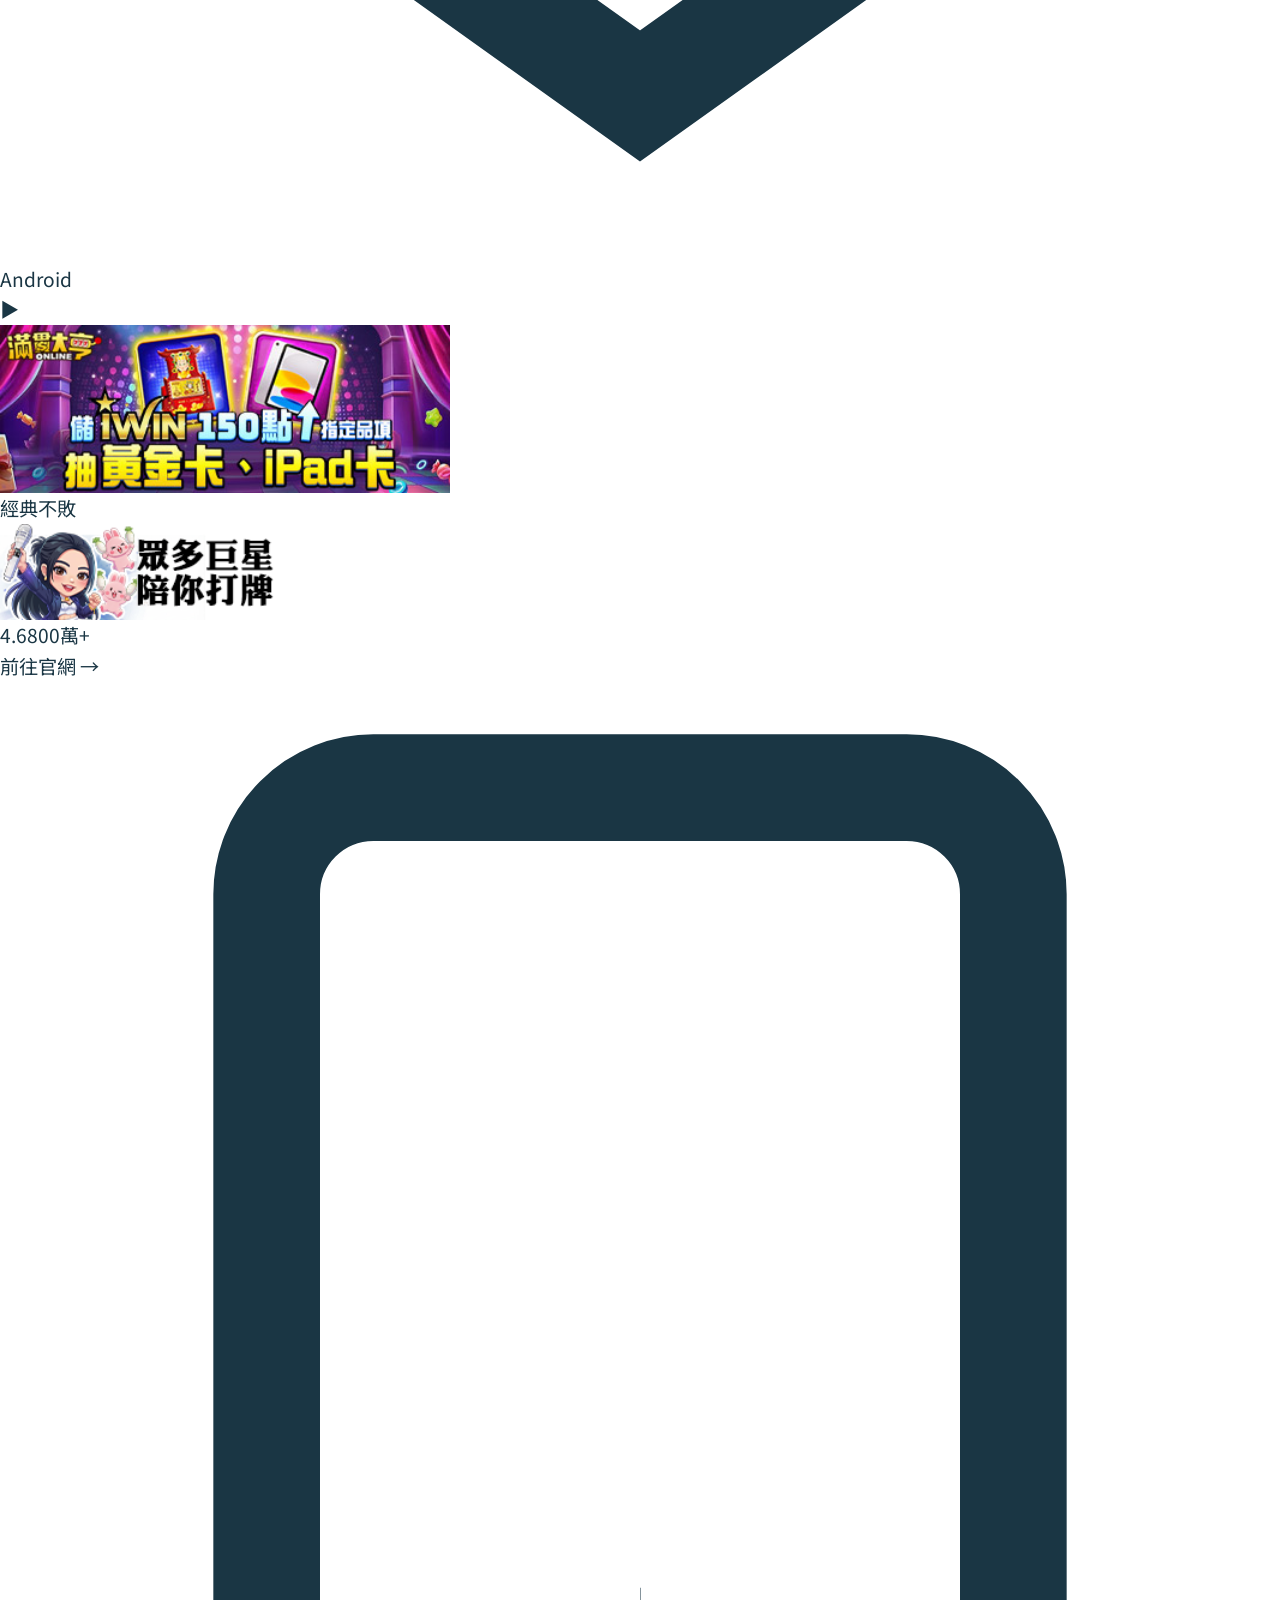
<file: index.design.html>
<!DOCTYPE html>
<html lang="zh-TW">
<head>
<meta charset="UTF-8">
<meta name="viewport" content="width=device-width,initial-scale=1.0">
<title>gametower 遊戲平台 | 你的遊戲宇宙</title>
<meta name="description" content="gametower遊戲平台 — 明星3缺1、滿貫大亨、競技麻將等多款免費線上遊戲，提供儲值、會員、領獎、客服等完整服務。">
<link rel="stylesheet" href="index.css">
<link rel="icon" href="images/logo_g.png">
</head>
<body>
<div class="glow glow-1"></div><div class="glow glow-2"></div><div class="glow glow-3"></div>

<nav class="nav" id="nav">
  <a href="#"><img src="images/GT_logo.png" alt="gametower" class="nav__logo"></a>
  <div class="nav__center">
    <a href="#games" class="nav__link">遊戲總覽</a>
    <a href="#news" class="nav__link">最新消息</a>
    <a href="#services" class="nav__link">玩家服務</a>
    <a href="#spotlight" class="nav__link">熱門推薦</a>
  </div>
  <div class="nav__right">
    <a href="#" class="nav__btn">登入</a>
    <a href="#" class="nav__btn nav__btn--primary">免費註冊</a>
  </div>
  <button class="nav__menu" id="menuBtn">☰</button>
</nav>

<section class="hero" id="hero">
  <div id="heroBg">
    <div class="hero__bg-slide active"><img src="images/1920x450_TMD.jpg" alt="滿貫大亨"></div>
    <div class="hero__bg-slide"><img src="images/1920x450_slam888.png" alt="大滿貫娛樂城"></div>
    <div class="hero__bg-slide"><img src="images/1920x450_cmj2.jpg" alt="競技麻將2"></div>
    <div class="hero__bg-slide"><img src="images/1920x450_pg.jpg" alt="玩星派對"></div>
    <div class="hero__bg-slide"><img src="images/1920x450_we5.jpg" alt="唯舞獨尊"></div>
  </div>
  <div class="hero__vignette"></div><div class="hero__grad"></div><div class="hero__noise"></div>
  <div class="particles" id="particles"></div>
  <div class="hero__content">
    <div class="hero__eyebrow"><span class="pulse"></span> NOW PLAYING</div>
    <h1 class="hero__title" id="heroTitle">千萬玩家的<span>遊戲宇宙</span></h1>
    <p class="hero__sub" id="heroSub">拉霸、魚機、百家樂一應俱全 — 超人氣博弈娛樂遊戲，開啟你的滿貫之旅。</p>
    <div class="hero__btns">
      <a href="#games" class="btn-p"><svg class="icon-svg" width="18" height="18" viewBox="0 0 24 24" fill="currentColor"><path d="M8 5v14l11-7z"/></svg> 探索遊戲</a>
      <a href="#" class="btn-g"><svg class="icon-svg" width="18" height="18" viewBox="0 0 24 24" fill="none" stroke="currentColor" stroke-width="2"><path d="M12 2v20M17 5H9.5a3.5 3.5 0 000 7h5a3.5 3.5 0 010 7H6"/></svg> 立即儲值</a>
    </div>
  </div>
  <div class="hero__counter" id="heroCounter">01 / 05</div>
  <div class="hero__nav" id="heroNav">
    <button class="hero__pip active" data-i="0"></button>
    <button class="hero__pip" data-i="1"></button>
    <button class="hero__pip" data-i="2"></button>
    <button class="hero__pip" data-i="3"></button>
    <button class="hero__pip" data-i="4"></button>
  </div>
</section>

<div class="hero-bridge"></div>

<!-- 玩家服務 -->
<section class="sec" id="services">
  <div class="sec__head">
    <div><div class="sec__label">Player Services</div><h2 class="sec__title">玩家服務中心</h2><p class="sec__desc">一站式滿足所有遊戲需求，讓你的遊戲體驗更順暢</p></div>
  </div>
  <div class="services">
    <a href="https://www.gametower.com.tw/Services/Billing/index.aspx" class="svc svc--topup reveal" target="_blank">
      <span class="svc__icon"><div class="svc__icon-wrap"><svg class="icon-svg" width="32" height="32" viewBox="0 0 24 24" fill="none" stroke="#d97706" stroke-width="2"><path d="M12 2v20M17 5H9.5a3.5 3.5 0 000 7h5a3.5 3.5 0 010 7H6"/></svg></div></span><div class="svc__name">線上儲值</div><div class="svc__desc">多元支付方式，安全快速儲值遊戲幣</div><div class="svc__arrow"><svg width="16" height="16" viewBox="0 0 24 24" fill="none" stroke="currentColor" stroke-width="2.5"><path d="M5 12h14M12 5l7 7-7 7"/></svg></div>
    </a>
    <a href="https://www.gametower.com.tw/Services/Customer/Guide/member/index.aspx" class="svc svc--register reveal reveal-d1" target="_blank">
      <span class="svc__icon"><div class="svc__icon-wrap"><svg class="icon-svg" width="32" height="32" viewBox="0 0 24 24" fill="none" stroke="#3EA843" stroke-width="2"><path d="M20 21v-2a4 4 0 00-4-4H8a4 4 0 00-4 4v2"/><circle cx="12" cy="7" r="4"/></svg></div></span><div class="svc__name">會員註冊</div><div class="svc__desc">加入會員享專屬福利與遊戲特權</div><div class="svc__arrow"><svg width="16" height="16" viewBox="0 0 24 24" fill="none" stroke="currentColor" stroke-width="2.5"><path d="M5 12h14M12 5l7 7-7 7"/></svg></div>
    </a>
    <a href="https://www.gametower.com.tw/Services/Customer/Prize/index.aspx" class="svc svc--reward reveal reveal-d2" target="_blank">
      <span class="svc__icon"><div class="svc__icon-wrap"><svg class="icon-svg" width="32" height="32" viewBox="0 0 24 24" fill="none" stroke="#7c3aed" stroke-width="2"><path d="M20 12v10H4V12"/><path d="M2 7h20v5H2z"/><path d="M12 22V7"/><path d="M12 7H7.5a2.5 2.5 0 110-5C11 2 12 7 12 7z"/><path d="M12 7h4.5a2.5 2.5 0 000-5C13 2 12 7 12 7z"/></svg></div></span><div class="svc__name">領獎中心</div><div class="svc__desc">活動獎品、序號兌換，一鍵領取</div><div class="svc__arrow"><svg width="16" height="16" viewBox="0 0 24 24" fill="none" stroke="currentColor" stroke-width="2.5"><path d="M5 12h14M12 5l7 7-7 7"/></svg></div>
    </a>
    <a href="https://www.gametower.com.tw/Services/Customer/BugReport/index.aspx" class="svc svc--support reveal reveal-d3" target="_blank">
      <span class="svc__icon"><div class="svc__icon-wrap"><svg class="icon-svg" width="32" height="32" viewBox="0 0 24 24" fill="none" stroke="#0ea5e9" stroke-width="2"><path d="M21 15a2 2 0 01-2 2H7l-4 4V5a2 2 0 012-2h14a2 2 0 012 2z"/></svg></div></span><div class="svc__name">客服中心</div><div class="svc__desc">問題回報與常見問題，24小時為你服務</div><div class="svc__arrow"><svg width="16" height="16" viewBox="0 0 24 24" fill="none" stroke="currentColor" stroke-width="2.5"><path d="M5 12h14M12 5l7 7-7 7"/></svg></div>
    </a>
  </div>
</section>

<!-- 跑馬燈 -->
<div class="marquee-wrap">
  <div class="marquee" id="marquee">
    <a href="#" class="mq-item"><img src="images/pic_TMD.png" class="mq-icon" alt=""><div><div class="mq-text">滿貫大亨</div><div class="mq-sub">拉霸·魚機·百家樂</div></div></a>
    <a href="#" class="mq-item"><img src="images/pic_slam888.png" class="mq-icon" alt=""><div><div class="mq-text">大滿貫娛樂城</div><div class="mq-sub">全新埃及風娛樂城</div></div></a>
    <a href="#" class="mq-item"><img src="images/pic_cmj2.png" class="mq-icon" alt=""><div><div class="mq-text">競技麻將2</div><div class="mq-sub">刺激競賽拚大獎</div></div></a>
    <a href="#" class="mq-item"><img src="images/pic_iStar31.png" class="mq-icon" alt=""><div><div class="mq-text">明星3缺1</div><div class="mq-sub">眾多巨星陪你打牌</div></div></a>
    <a href="#" class="mq-item"><img src="images/pic_pg.png" class="mq-icon" alt=""><div><div class="mq-text">玩星派對</div><div class="mq-sub">免費送禮沒在怕</div></div></a>
    <a href="#" class="mq-item"><img src="images/pic_slottrip777.png" class="mq-icon" alt=""><div><div class="mq-text">幸運拉霸GO</div><div class="mq-sub">經典拉霸機台</div></div></a>
    <a href="#" class="mq-item"><img src="images/pic_TMD.png" class="mq-icon" alt=""><div><div class="mq-text">滿貫大亨</div><div class="mq-sub">拉霸·魚機·百家樂</div></div></a>
    <a href="#" class="mq-item"><img src="images/pic_slam888.png" class="mq-icon" alt=""><div><div class="mq-text">大滿貫娛樂城</div><div class="mq-sub">全新埃及風娛樂城</div></div></a>
    <a href="#" class="mq-item"><img src="images/pic_cmj2.png" class="mq-icon" alt=""><div><div class="mq-text">競技麻將2</div><div class="mq-sub">刺激競賽拚大獎</div></div></a>
    <a href="#" class="mq-item"><img src="images/pic_iStar31.png" class="mq-icon" alt=""><div><div class="mq-text">明星3缺1</div><div class="mq-sub">眾多巨星陪你打牌</div></div></a>
    <a href="#" class="mq-item"><img src="images/pic_pg.png" class="mq-icon" alt=""><div><div class="mq-text">玩星派對</div><div class="mq-sub">免費送禮沒在怕</div></div></a>
    <a href="#" class="mq-item"><img src="images/pic_slottrip777.png" class="mq-icon" alt=""><div><div class="mq-text">幸運拉霸GO</div><div class="mq-sub">經典拉霸機台</div></div></a>
  </div>
</div>

<!-- 遊戲總覽 Bento -->
<section class="sec" id="games">
  <div class="sec__head">
    <div><div class="sec__label">Game Universe</div><h2 class="sec__title">探索遊戲宇宙</h2><p class="sec__desc">從經典麻將到豪華娛樂城，找到屬於你的那款遊戲</p></div>
    <a href="#" class="sec__more">全部遊戲 →</a>
  </div>
  <div class="bento">
    <div class="b-item b-hero reveal">
      <div class="b-img"><img src="images/1920x450_TMD.jpg" alt="滿貫大亨"></div><div class="b-ov"></div>
      <div class="b-info"><span class="b-tag b-tag--hot">人氣 TOP 1</span><img src="images/230x80_TMD.png" alt="" class="b-logo"><p class="b-desc">集合拉霸機、捕魚機、百家樂等豐富遊戲，超高中獎率，千萬玩家共同推薦！</p><div class="b-meta"><span>4.8</span><span>500萬+</span><span>博弈娛樂</span></div><div class="b-ctas"><a href="#" class="b-cta">前往官網 →</a><a href="#" class="b-cta b-cta--dl"><svg viewBox="0 0 24 24" fill="none" stroke="currentColor" stroke-width="2"><path d="M17 2H7a2 2 0 00-2 2v16a2 2 0 002 2h10a2 2 0 002-2V4a2 2 0 00-2-2z"/><path d="M12 18h.01"/></svg>iOS</a><a href="#" class="b-cta b-cta--dl"><svg viewBox="0 0 24 24" fill="none" stroke="currentColor" stroke-width="2"><path d="M5 16V8l7-5 7 5v8l-7 5-7-5z"/></svg>Android</a></div></div>
      <div class="b-play">▶</div>
    </div>
    <div class="b-item b-tall reveal reveal-d1">
      <div class="b-img"><img src="images/1920x450_slam888.png" alt="大滿貫娛樂城"></div><div class="b-ov"></div>
      <div class="b-info"><span class="b-tag b-tag--new">全新上線</span><img src="images/230x80_slam888.png" alt="" class="b-logo"><p class="b-desc">埃及黃金主題娛樂城，法老王等級的頂級體驗！</p><div class="b-meta"><span>4.9</span><span>200萬+</span></div><div class="b-ctas"><a href="#" class="b-cta">前往官網 →</a><a href="#" class="b-cta b-cta--dl"><svg viewBox="0 0 24 24" fill="none" stroke="currentColor" stroke-width="2"><path d="M17 2H7a2 2 0 00-2 2v16a2 2 0 002 2h10a2 2 0 002-2V4a2 2 0 00-2-2z"/><path d="M12 18h.01"/></svg>iOS</a><a href="#" class="b-cta b-cta--dl"><svg viewBox="0 0 24 24" fill="none" stroke="currentColor" stroke-width="2"><path d="M5 16V8l7-5 7 5v8l-7 5-7-5z"/></svg>Android</a></div></div>
      <div class="b-play">▶</div>
    </div>
    <div class="b-item b-wide reveal reveal-d2">
      <div class="b-img"><img src="images/1920x450_cmj2.jpg" alt="競技麻將2"></div><div class="b-ov"></div>
      <div class="b-info"><span class="b-tag b-tag--classic">經典必玩</span><img src="images/230x80_cmj2.png" alt="" class="b-logo"><div class="b-meta"><span>4.7</span><span>300萬+</span></div><div class="b-ctas"><a href="#" class="b-cta">前往官網 →</a><a href="#" class="b-cta b-cta--dl"><svg viewBox="0 0 24 24" fill="none" stroke="currentColor" stroke-width="2"><path d="M17 2H7a2 2 0 00-2 2v16a2 2 0 002 2h10a2 2 0 002-2V4a2 2 0 00-2-2z"/><path d="M12 18h.01"/></svg>iOS</a><a href="#" class="b-cta b-cta--dl"><svg viewBox="0 0 24 24" fill="none" stroke="currentColor" stroke-width="2"><path d="M5 16V8l7-5 7 5v8l-7 5-7-5z"/></svg>Android</a></div></div>
      <div class="b-play">▶</div>
    </div>
    <div class="b-item b-wide reveal reveal-d3">
      <div class="b-img"><img src="images/375x140.jpg" alt="明星3缺1"></div><div class="b-ov"></div>
      <div class="b-info"><span class="b-tag b-tag--pop">經典不敗</span><img src="images/230x80_star31.png" alt="" class="b-logo"><div class="b-meta"><span>4.6</span><span>800萬+</span></div><div class="b-ctas"><a href="#" class="b-cta">前往官網 →</a><a href="#" class="b-cta b-cta--dl"><svg viewBox="0 0 24 24" fill="none" stroke="currentColor" stroke-width="2"><path d="M17 2H7a2 2 0 00-2 2v16a2 2 0 002 2h10a2 2 0 002-2V4a2 2 0 00-2-2z"/><path d="M12 18h.01"/></svg>iOS</a><a href="#" class="b-cta b-cta--dl"><svg viewBox="0 0 24 24" fill="none" stroke="currentColor" stroke-width="2"><path d="M5 16V8l7-5 7 5v8l-7 5-7-5z"/></svg>Android</a></div></div>
      <div class="b-play">▶</div>
    </div>
    <div class="b-item b-wide reveal reveal-d4">
      <div class="b-img"><img src="images/1920x450_pg.jpg" alt="玩星派對"></div><div class="b-ov"></div>
      <div class="b-info"><span class="b-tag b-tag--new">歡樂推薦</span><img src="images/230x80_pg.png" alt="" class="b-logo"><div class="b-meta"><span>4.5</span><span>150萬+</span></div><div class="b-ctas"><a href="#" class="b-cta">前往官網 →</a><a href="#" class="b-cta b-cta--dl"><svg viewBox="0 0 24 24" fill="none" stroke="currentColor" stroke-width="2"><path d="M17 2H7a2 2 0 00-2 2v16a2 2 0 002 2h10a2 2 0 002-2V4a2 2 0 00-2-2z"/><path d="M12 18h.01"/></svg>iOS</a><a href="#" class="b-cta b-cta--dl"><svg viewBox="0 0 24 24" fill="none" stroke="currentColor" stroke-width="2"><path d="M5 16V8l7-5 7 5v8l-7 5-7-5z"/></svg>Android</a></div></div>
      <div class="b-play">▶</div>
    </div>
    <div class="b-item b-wide reveal reveal-d2">
      <div class="b-img"><img src="images/pic_slottrip777.png" alt="幸運拉霸GO" style="object-position:center"></div><div class="b-ov"></div>
      <div class="b-info"><span class="b-tag b-tag--classic">經典拉霸</span><div class="b-name">幸運拉霸GO</div><div class="b-meta"><span>4.4</span><span>100萬+</span></div><div class="b-ctas"><a href="#" class="b-cta">前往官網 →</a><a href="#" class="b-cta b-cta--dl"><svg viewBox="0 0 24 24" fill="none" stroke="currentColor" stroke-width="2"><path d="M17 2H7a2 2 0 00-2 2v16a2 2 0 002 2h10a2 2 0 002-2V4a2 2 0 00-2-2z"/><path d="M12 18h.01"/></svg>iOS</a><a href="#" class="b-cta b-cta--dl"><svg viewBox="0 0 24 24" fill="none" stroke="currentColor" stroke-width="2"><path d="M5 16V8l7-5 7 5v8l-7 5-7-5z"/></svg>Android</a></div></div>
      <div class="b-play">▶</div>
    </div>
    <div class="b-item b-wide reveal reveal-d3">
      <div class="b-img"><img src="images/1920x450_we5.jpg" alt="唯舞獨尊"></div><div class="b-ov"></div>
      <div class="b-info"><span class="b-tag b-tag--pop">音舞經典</span><div class="b-name">唯舞獨尊</div><div class="b-meta"><span>4.3</span><span>200萬+</span></div><div class="b-ctas"><a href="#" class="b-cta">前往官網 →</a><a href="#" class="b-cta b-cta--dl"><svg viewBox="0 0 24 24" fill="none" stroke="currentColor" stroke-width="2"><path d="M17 2H7a2 2 0 00-2 2v16a2 2 0 002 2h10a2 2 0 002-2V4a2 2 0 00-2-2z"/><path d="M12 18h.01"/></svg>iOS</a><a href="#" class="b-cta b-cta--dl"><svg viewBox="0 0 24 24" fill="none" stroke="currentColor" stroke-width="2"><path d="M5 16V8l7-5 7 5v8l-7 5-7-5z"/></svg>Android</a></div></div>
      <div class="b-play">▶</div>
    </div>
  </div>
</section>

<!-- 精選推薦 -->
<section class="sec" id="spotlight">
  <div class="sec__head"><div><div class="sec__label">Hot Games</div><h2 class="sec__title">熱門遊戲推薦</h2></div></div>
  <div class="spotlight reveal">
    <div class="spotlight__bg"><img src="images/1920x450_slam888.png" alt="大滿貫娛樂城"></div>
    <div class="spotlight__glass"></div>
    <div class="spotlight__content">
      <img src="images/LOGO_滿貫大亨-2.png" alt="滿貫大亨" class="spotlight__logo">
      <h3 class="spotlight__title">法老王的黃金寶藏<br>等你來征服</h3>
      <p class="spotlight__desc">全新大滿貫娛樂城隆重登場！集結百家樂、拉霸機、捕魚機等數十款遊戲，黃金帝國主題搭配震撼視覺，打造超越想像的頂級體驗。</p>
      <a href="#" class="btn-p"><svg class="icon-svg" width="18" height="18" viewBox="0 0 24 24" fill="none" stroke="currentColor" stroke-width="2"><polygon points="13 2 3 14 12 14 11 22 21 10 12 10 13 2"/></svg> 前往遊戲官網</a>
    </div>
  </div>
</section>

<!-- 最新消息 -->
<section class="sec" id="news">
  <div class="sec__head">
    <div><div class="sec__label">Latest News</div><h2 class="sec__title">最新消息</h2><p class="sec__desc">掌握平台與各遊戲的最新動態、活動與公告</p></div>
    <a href="#" class="sec__more">所有公告 →</a>
  </div>
  <div class="news-grid">
    <a href="#" class="news-card reveal">
      <div class="news__top"><span class="news__cat news__cat--event">活動</span><span class="news__date">2026/04/22</span></div>
      <div class="news__title">【滿貫大亨】四月歡慶祭 — 登入即送百萬遊戲幣！</div>
      <div class="news__excerpt">四月限定活動開跑！每日登入即可領取豐厚獎勵，累積登入還有神秘大獎等你拿。</div>
      <span class="news__link">閱讀更多 →</span>
    </a>
    <a href="#" class="news-card reveal reveal-d1">
      <div class="news__top"><span class="news__cat news__cat--game">遊戲</span><span class="news__date">2026/04/20</span></div>
      <div class="news__title">【大滿貫娛樂城】全新埃及主題改版上線公告</div>
      <div class="news__excerpt">大滿貫娛樂城迎來史上最大改版！全新埃及黃金主題、新增多款拉霸機台。</div>
      <span class="news__link">閱讀更多 →</span>
    </a>
    <a href="#" class="news-card reveal reveal-d2">
      <div class="news__top"><span class="news__cat news__cat--platform">平台</span><span class="news__date">2026/04/18</span></div>
      <div class="news__title">【平台公告】gametower 會員系統升級通知</div>
      <div class="news__excerpt">為提供更優質的服務體驗，會員系統將於 4/25 進行升級維護，升級期間部分功能暫停。</div>
      <span class="news__link">閱讀更多 →</span>
    </a>
    <a href="#" class="news-card reveal">
      <div class="news__top"><span class="news__cat news__cat--maint">維護</span><span class="news__date">2026/04/15</span></div>
      <div class="news__title">【競技麻將2】4/16 定期維護公告</div>
      <div class="news__excerpt">競技麻將2 將於 4/16(三) 06:00~08:00 進行伺服器維護，届時將暫停遊戲服務。</div>
      <span class="news__link">閱讀更多 →</span>
    </a>
    <a href="#" class="news-card reveal reveal-d1">
      <div class="news__top"><span class="news__cat news__cat--event">活動</span><span class="news__date">2026/04/14</span></div>
      <div class="news__title">【明星3缺1】春季麻將王爭霸賽正式開打！</div>
      <div class="news__excerpt">全新賽季開跑，角逐麻將王寶座！報名即送豪華禮包，總獎金超過百萬。</div>
      <span class="news__link">閱讀更多 →</span>
    </a>
    <a href="#" class="news-card reveal reveal-d2">
      <div class="news__top"><span class="news__cat news__cat--game">遊戲</span><span class="news__date">2026/04/12</span></div>
      <div class="news__title">【玩星派對】全新關卡「星空冒險」限時開放</div>
      <div class="news__excerpt">可愛角色帶你探索星空世界！限時開放全新關卡，完成挑戰即可獲得稀有道具。</div>
      <span class="news__link">閱讀更多 →</span>
    </a>
    <a href="#" class="news-card reveal">
      <div class="news__top"><span class="news__cat news__cat--platform">平台</span><span class="news__date">2026/04/10</span></div>
      <div class="news__title">【公告】新增超商繳費儲值管道通知</div>
      <div class="news__excerpt">即日起新增全家、萊爾富超商繳費儲值服務，提供玩家更多元的付款選擇。</div>
      <span class="news__link">閱讀更多 →</span>
    </a>
    <a href="#" class="news-card reveal reveal-d1">
      <div class="news__top"><span class="news__cat news__cat--event">活動</span><span class="news__date">2026/04/08</span></div>
      <div class="news__title">【滿貫大亨】累儲回饋加碼 — 儲越多送越多！</div>
      <div class="news__excerpt">四月累儲活動火熱進行中，累計儲值達指定門檻即送限定虛寶與抽獎機會。</div>
      <span class="news__link">閱讀更多 →</span>
    </a>
    <a href="#" class="news-card reveal reveal-d2">
      <div class="news__top"><span class="news__cat news__cat--maint">維護</span><span class="news__date">2026/04/05</span></div>
      <div class="news__title">【唯舞獨尊】4/7 版本更新與維護公告</div>
      <div class="news__excerpt">唯舞獨尊將於 4/7(一) 進行版本更新，新增春季限定服裝與全新舞曲包。</div>
      <span class="news__link">閱讀更多 →</span>
    </a>
  </div>
</section>

<!-- 數據 -->
<section class="sec">
  <div class="stats-row">
    <div class="stat-card reveal"><div class="stat__num">7+</div><div class="stat__lbl">款精品遊戲</div></div>
    <div class="stat-card reveal reveal-d1"><div class="stat__num">1,000萬</div><div class="stat__lbl">累計玩家數</div></div>
    <div class="stat-card reveal reveal-d2"><div class="stat__num">20年</div><div class="stat__lbl">深耕遊戲產業</div></div>
    <div class="stat-card reveal reveal-d3"><div class="stat__num">24/7</div><div class="stat__lbl">全天候玩家服務</div></div>
  </div>
</section>

<!-- 平台 -->
<section class="sec" style="text-align:center">
  <div class="sec__label" style="text-align:center">Multi-Platform</div>
  <h2 class="sec__title" style="margin:0 auto .4rem">隨時隨地，暢玩無限</h2>
  <p class="sec__desc" style="margin:0 auto 1.5rem;text-align:center">跨平台無縫體驗，你的遊戲不中斷</p>
  <div class="platforms">
    <a href="#" class="plat reveal"><div class="plat__icon"><svg class="icon-svg" width="48" height="48" viewBox="0 0 24 24" fill="none" stroke="currentColor" stroke-width="1.5"><rect x="5" y="2" width="14" height="20" rx="3"/><line x1="12" y1="18" x2="12" y2="18.01"/></svg></div><div class="plat__name">iOS</div></a>
    <a href="#" class="plat reveal reveal-d1"><div class="plat__icon"><svg class="icon-svg" width="48" height="48" viewBox="0 0 24 24" fill="none" stroke="currentColor" stroke-width="1.5"><rect x="5" y="2" width="14" height="20" rx="3"/><line x1="12" y1="18" x2="12" y2="18.01"/></svg></div><div class="plat__name">Android</div></a>
    <a href="#" class="plat reveal reveal-d2"><div class="plat__icon"><svg class="icon-svg" width="48" height="48" viewBox="0 0 24 24" fill="none" stroke="currentColor" stroke-width="1.5"><rect x="2" y="3" width="20" height="14" rx="2"/><line x1="8" y1="21" x2="16" y2="21"/><line x1="12" y1="17" x2="12" y2="21"/></svg></div><div class="plat__name">Windows</div></a>
    <a href="#" class="plat reveal reveal-d3"><div class="plat__icon"><svg class="icon-svg" width="48" height="48" viewBox="0 0 24 24" fill="none" stroke="currentColor" stroke-width="1.5"><circle cx="12" cy="12" r="10"/><line x1="2" y1="12" x2="22" y2="12"/><path d="M12 2a15.3 15.3 0 014 10 15.3 15.3 0 01-4 10 15.3 15.3 0 01-4-10 15.3 15.3 0 014-10z"/></svg></div><div class="plat__name">Web</div></a>
  </div>
</section>

<!-- CTA -->
<section class="sec">
  <div class="cta-banner reveal">
    <h2>準備好了嗎？加入<span>千萬玩家</span>的行列</h2>
    <p>免費註冊、豐富獎勵、公平透明 — 你的下一場勝利就在 gametower</p>
    <div style="display:flex;gap:.8rem;justify-content:center;flex-wrap:wrap;position:relative">
      <a href="#" class="btn-p"><svg class="icon-svg" width="18" height="18" viewBox="0 0 24 24" fill="none" stroke="currentColor" stroke-width="2"><path d="M20 21v-2a4 4 0 00-4-4H8a4 4 0 00-4 4v2"/><circle cx="12" cy="7" r="4"/></svg> 免費註冊</a>
      <a href="#" class="btn-g"><svg class="icon-svg" width="18" height="18" viewBox="0 0 24 24" fill="none" stroke="currentColor" stroke-width="2"><path d="M12 2v20M17 5H9.5a3.5 3.5 0 000 7h5a3.5 3.5 0 010 7H6"/></svg> 立即儲值</a>
    </div>
  </div>
</section>

<footer class="footer">
  <div class="footer__grid">
    <div><img src="images/Footer_GT_logo.png" alt="gametower" class="footer__brand-logo"><p class="footer__brand-desc">gametower 遊戲平台 — 台灣玩家信賴的遊戲品牌。公平透明、歡樂無限。</p></div>
    <div>
      <div class="footer__col-title">遊戲產品</div>
      <a href="#" class="footer__link">滿貫大亨</a><a href="#" class="footer__link">大滿貫娛樂城</a><a href="#" class="footer__link">競技麻將2</a><a href="#" class="footer__link">明星3缺1</a><a href="#" class="footer__link">玩星派對</a><a href="#" class="footer__link">幸運拉霸GO</a><a href="#" class="footer__link">唯舞獨尊</a>
    </div>
    <div>
      <div class="footer__col-title">玩家服務</div>
      <a href="#" class="footer__link">線上儲值</a><a href="#" class="footer__link">會員註冊</a><a href="#" class="footer__link">領獎中心</a>
      <a href="https://www.gametower.com.tw/Services/Customer/Guide/member/member_contract.aspx" class="footer__link" target="_blank">使用者合約</a>
      <a href="https://www.gametower.com.tw/Services/Customer/Guide/member/member_privacy.aspx" class="footer__link" target="_blank">隱私權保護</a>
      <a href="https://www.gametower.com.tw/Services/Customer/BugReport/index.aspx" class="footer__link" target="_blank">問題回報</a>
    </div>
    <div>
      <div class="footer__col-title">企業資訊</div>
      <a href="https://www.gametower.com.tw/CROP/about/about_01.aspx" class="footer__link" target="_blank">關於我們</a>
      <a href="https://www.gametower.com.tw/CROP/cooperation.aspx" class="footer__link" target="_blank">合作提案</a>
      <a href="https://www.gametower.com.tw/CROP/contact.aspx" class="footer__link" target="_blank">聯絡我們</a>
      <a href="https://www.gametower.com.tw/Services/Customer/Guide/security/index.aspx" class="footer__link" target="_blank">安全說明</a>
      <a href="https://www.gametower.com.tw/CROP/Sitemap.aspx" class="footer__link" target="_blank">網站導覽</a>
    </div>
  </div>
  <div class="footer__bottom">
    <div class="footer__copy">© 2026 gametower. All rights reserved.</div>
    <div class="footer__legal">※本遊戲為免費使用，遊戲內另提供購買虛擬遊戲幣、物品等付費服務。※請注意遊戲時間，避免沉迷。※本遊戲提供之機會中獎商品，消費者購買或參加活動不代表即可獲得特定商品。※於平台上尊重包容多元性別及個體差異。</div>
  </div>
</footer>

<script>
const nav=document.getElementById('nav');
window.addEventListener('scroll',()=>nav.classList.toggle('solid',scrollY>60));
const sl=document.querySelectorAll('.hero__bg-slide'),pips=document.querySelectorAll('.hero__pip'),ctr=document.getElementById('heroCounter'),hT=document.getElementById('heroTitle'),hS=document.getElementById('heroSub');
const D=[{t:'千萬玩家的<span>遊戲宇宙</span>',s:'拉霸、魚機、百家樂一應俱全 — 超人氣博弈娛樂遊戲，開啟你的滿貫之旅。'},{t:'法老王的<span>黃金帝國</span>',s:'全新埃及風格娛樂城，頂級視覺體驗與豐厚獎勵，征服黃金寶藏！'},{t:'指尖上的<span>麻將對決</span>',s:'即時配對、公平競技 — 與全台高手過招，贏取豐厚大獎。'},{t:'歡樂不設限的<span>派對時光</span>',s:'可愛角色陪你闖關，免費送禮沒在怕，歡樂無上限！'},{t:'舞動青春的<span>節拍旋律</span>',s:'經典音樂舞蹈遊戲華麗回歸，與好友一同綻放舞台光芒。'}];
let c=0,tm;
function go(i){sl[c].classList.remove('active');pips[c].classList.remove('active');c=i;sl[c].classList.add('active');pips[c].classList.add('active');ctr.textContent=`0${c+1} / 0${sl.length}`;hT.innerHTML=D[c].t;hS.textContent=D[c].s;rs()}
function nx(){go((c+1)%sl.length)}function rs(){clearInterval(tm);tm=setInterval(nx,6000)}
pips.forEach(p=>p.addEventListener('click',()=>go(+p.dataset.i)));rs();
let tx=0;const he=document.getElementById('hero');
he.addEventListener('touchstart',e=>tx=e.changedTouches[0].screenX);
he.addEventListener('touchend',e=>{const d=tx-e.changedTouches[0].screenX;if(Math.abs(d)>50)d>0?nx():go((c-1+sl.length)%sl.length)});
const pc=document.getElementById('particles');
for(let i=0;i<20;i++){const p=document.createElement('div');p.className='particle';const s=Math.random()*3+2;p.style.cssText=`width:${s}px;height:${s}px;left:${Math.random()*100}%;animation-duration:${Math.random()*8+6}s;animation-delay:${Math.random()*6}s`;pc.appendChild(p)}
const obs=new IntersectionObserver(e=>{e.forEach(x=>{if(x.isIntersecting){x.target.classList.add('visible');obs.unobserve(x.target)}})},{threshold:.1});
document.querySelectorAll('.reveal').forEach(r=>obs.observe(r));
</script>
</body>
</html>
</file>
<file: index.css>
@import url('https://fonts.googleapis.com/css2?family=Noto+Sans+TC:wght@300;400;500;700;900&display=swap');
:root{
  --bg:#fff;--bg2:#fafafa;--bg-card:#fff;--bg-card-alt:#f8fcff;
  --border:rgba(140,198,63,.1);--border-l:rgba(140,198,63,.08);--border-accent:rgba(140,198,63,.2);
  --shadow-sm:0 2px 8px rgba(110,168,43,.06);--shadow-md:0 4px 20px rgba(110,168,43,.08);--shadow-lg:0 8px 32px rgba(110,168,43,.12);--shadow-glow:0 0 20px rgba(140,198,63,.12);
  --gray-4:rgba(50,80,100,.4);--gray-5:rgba(50,80,100,.55);--gray-6:rgba(20,50,70,.7);
  --text:#1a3644;--text-dim:rgba(26,54,68,.6);
  --accent:#8cc63f;--accent-dark:#75a833;--accent-light:#b4eb62;--accent-bg:rgba(140,198,63,.06);--accent-glow:rgba(140,198,63,.18);
  --gt-green:#a4ce21;
  --gold:#d4a017;--gold-bg:rgba(212,160,23,.08);--gold-border:rgba(212,160,23,.2);
  --warm-pink:rgba(255,180,200,.15);--warm-orange:rgba(255,200,150,.1);
  --r:10px;--r-lg:16px;
  --pad:clamp(1.2rem,4vw,4rem);
  --max-w:1800px
}
*,*::before,*::after{margin:0;padding:0;box-sizing:border-box}
html{scroll-behavior:smooth;font-size:100%;zoom:1.2;scroll-padding-top:120px}
body{font-family:'Noto Sans TC',system-ui,sans-serif;background:var(--bg);color:var(--text);overflow-x:hidden;line-height:1.6}
a{text-decoration:none;color:inherit}button{font-family:inherit;cursor:pointer}img{display:block;max-width:100%}

/* ===== NAV ===== */
.nav{position:fixed;top:0;left:0;right:0;z-index:999;height:56px;display:flex;align-items:center;justify-content:space-between;padding:0 var(--pad);background:rgba(245,252,240,.82);backdrop-filter:blur(20px) saturate(1.6);border-bottom:1px solid var(--border);transition:box-shadow .3s,background .3s}
.nav.solid{box-shadow:var(--shadow-md);background:rgba(245,252,240,.95)}
.nav__left{display:flex;align-items:center;gap:clamp(1rem,2.5vw,2.2rem)}
.nav__logo{height:26px}
.nav__link{color:var(--gray-5);font-size:.85rem;font-weight:500;transition:color .2s}
.nav__link:hover{color:var(--accent)}
.nav__right{display:flex;gap:.5rem;align-items:center}
.nav__btn{padding:7px 18px;border-radius:var(--r);font-size:.82rem;font-weight:600;border:1px solid var(--border-accent);background:var(--bg-card);color:var(--text-dim);transition:all .25s}
.nav__btn:hover{border-color:var(--accent);color:var(--accent);box-shadow:var(--shadow-glow)}
.nav__btn--primary{background:linear-gradient(135deg,#8cc63f,#62991e);border-color:transparent;color:#fff;box-shadow:0 2px 12px var(--accent-glow)}
.nav__btn--primary:hover{background:linear-gradient(135deg,#a6dc51,#8cc63f);box-shadow:0 4px 20px rgba(140,198,63,.25);transform:translateY(-1px)}

/* ===== SUBNAV ===== */
.subnav{margin-top:56px;border-bottom:1px solid var(--border);background:rgba(245,252,240,.7);backdrop-filter:blur(16px);position:sticky;top:56px;z-index:99}
.subnav__inner{display:flex;align-items:center;gap:1.5rem;padding:10px var(--pad);max-width:var(--max-w);margin:0 auto}
.subnav__search{display:flex;align-items:center;gap:8px;background:var(--bg-card);border:1px solid var(--border);border-radius:24px;padding:8px 18px;min-width:200px;color:var(--gray-4);font-size:.82rem;box-shadow:var(--shadow-sm)}
.subnav__tabs{display:flex;gap:.2rem}
.subnav__tab{padding:8px 16px;border-radius:var(--r);font-size:.82rem;font-weight:600;color:var(--gray-5)}
.subnav__tab.active{background:var(--accent-bg);color:var(--accent)}

/* ===== HERO SPOTLIGHT ===== */
.hero-spot{padding:clamp(1rem,2vw,1.5rem) var(--pad);max-width:var(--max-w);margin:0 auto;margin-top:56px}
.hero-spot__main{display:grid;grid-template-columns:1fr 240px;gap:1rem;height:520px}
.hero-spot__banner{position:relative;border-radius:var(--r-lg);overflow:hidden;border:1px solid var(--border-accent);background:#1a1a2e;height:100%;cursor:pointer;box-shadow:var(--shadow-lg),var(--shadow-glow)}
.hero-slide{position:absolute;inset:0;opacity:0;transition:opacity .6s ease}
.hero-slide.active{opacity:1;position:relative;height:100%}
.hero-slide__bg{position:absolute;inset:0}
.hero-slide__bg img{width:100%;height:100%;object-fit:cover;opacity:.88}
.hero-slide__overlay{position:absolute;inset:0;background:linear-gradient(90deg,rgba(10,10,30,.88) 0%,rgba(10,10,30,.65) 32%,rgba(10,10,30,.2) 55%,transparent 70%)}
.hero-slide__content{position:relative;z-index:2;padding:clamp(2rem,3.5vw,3rem);display:flex;flex-direction:column;justify-content:flex-start;height:100%;max-width:480px;gap:.5rem}
.hero-slide__logo{height:clamp(36px,5vw,56px);width:auto;object-fit:contain;margin-bottom:.6rem;filter:drop-shadow(0 2px 12px rgba(0,0,0,.4))}
.hero-slide__label{display:inline-flex;align-items:center;font-size:.68rem;font-weight:700;color:#fff;background:linear-gradient(135deg,var(--accent),#62991e);padding:3px 14px;border-radius:20px;width:fit-content;letter-spacing:1px;text-transform:uppercase;box-shadow:0 2px 8px var(--accent-glow)}
.hero-slide__desc{font-size:.92rem;color:rgba(255,255,255,.85);line-height:1.7;margin-top:.3rem;text-shadow:0 1px 4px rgba(0,0,0,.3)}
.hero-slide__price{font-size:.88rem;font-weight:700;color:rgba(255,255,255,.92);margin-top:.4rem;display:flex;align-items:center;gap:.4rem}
.hero-slide__price::before{content:'';display:inline-block;width:6px;height:6px;border-radius:50%;background:#00b4ff;box-shadow:0 0 6px rgba(0,180,255,.5)}
.hero-slide__actions{display:flex;gap:.5rem;align-items:center;margin-top:auto;padding-bottom:1rem}
.btn-primary{padding:10px 28px;border-radius:var(--r);background:linear-gradient(135deg,var(--accent),#62991e);border:none;font-size:.85rem;font-weight:700;color:#fff;cursor:pointer;transition:transform .2s,box-shadow .2s;box-shadow:0 2px 12px var(--accent-glow)}
.btn-primary:hover{transform:translateY(-2px);box-shadow:0 6px 24px rgba(140,198,63,.3)}
.btn-icon{width:40px;height:40px;border-radius:var(--r);border:1px solid rgba(255,255,255,.15);background:rgba(255,255,255,.1);display:flex;align-items:center;justify-content:center;color:#fff;backdrop-filter:blur(4px)}

/* Banner bottom gradient */
.hero-spot__banner::after{content:'';position:absolute;bottom:0;left:0;right:0;height:60px;background:linear-gradient(to top,rgba(0,0,0,.25),transparent);z-index:1;pointer-events:none}

/* Sidebar */
.hero-spot__sidebar{display:flex;flex-direction:column;gap:3px;overflow-y:auto}
.sidebar-item{display:flex;align-items:center;gap:10px;padding:10px 14px;border-radius:var(--r);border:1px solid transparent;transition:all .25s ease;background:transparent}
.sidebar-item:hover{background:var(--bg-card);border-color:var(--border-accent);box-shadow:var(--shadow-sm)}
.sidebar-item.active{background:var(--bg-card);border-color:var(--accent);border-left:3px solid var(--accent);box-shadow:var(--shadow-md),0 0 12px var(--accent-glow)}
.sidebar-item__img{width:48px;height:48px;border-radius:var(--r);object-fit:cover;border:2px solid transparent;transition:transform .2s,border-color .2s}
.sidebar-item:hover .sidebar-item__img{transform:scale(1.05)}
.sidebar-item__name{font-size:.82rem;font-weight:600;color:var(--gray-5);transition:color .2s}
.sidebar-item.active .sidebar-item__name{color:var(--accent);font-weight:700}
.sidebar-item.active .sidebar-item__img{border-color:var(--accent-light);box-shadow:0 2px 8px var(--accent-glow)}

/* ===== SECTION DIVIDER ===== */
.row-section + .row-section::before{content:'';display:block;height:1px;background:linear-gradient(90deg,transparent,var(--border-accent),rgba(140,198,63,.15),var(--border-accent),transparent);margin-bottom:clamp(1rem,2vw,1.5rem)}

/* ===== ROW SECTION ===== */
.row-section{padding:clamp(1.2rem,2.5vw,2rem) var(--pad);max-width:var(--max-w);margin:0 auto}
.row-section__head{display:flex;justify-content:space-between;align-items:center;margin-bottom:clamp(.8rem,1.5vw,1.2rem)}
.row-section__title{font-size:1.1rem;font-weight:800;display:flex;align-items:center;gap:6px;
  background:linear-gradient(135deg,var(--text),var(--accent));-webkit-background-clip:text;-webkit-text-fill-color:transparent;background-clip:text}
.row-section__title svg{color:var(--accent);-webkit-text-fill-color:initial}
.row-section__subtitle{color:var(--gray-4);font-size:.85rem;margin-top:-.3rem;margin-bottom:1.2rem}
.row-section__arrows{display:flex;gap:4px}
.arrow-btn{width:32px;height:32px;border-radius:50%;border:1px solid var(--border-accent);background:var(--bg-card);display:flex;align-items:center;justify-content:center;color:var(--gray-4);transition:all .25s;box-shadow:var(--shadow-sm)}
.arrow-btn:hover:not(:disabled){border-color:var(--accent);color:var(--accent);box-shadow:var(--shadow-glow)}
.arrow-btn:disabled{opacity:.25}

/* ===== GAME CARD ROW ===== */
.game-row{display:grid;grid-template-columns:repeat(6,1fr);gap:clamp(.5rem,1vw,.8rem)}
.game-card{display:block;border-radius:var(--r-lg);overflow:hidden;transition:transform .25s ease,box-shadow .25s}
.game-card:hover{transform:translateY(-6px);box-shadow:var(--shadow-lg)}
.game-card__img{aspect-ratio:3/4;border-radius:var(--r-lg);overflow:hidden;border:1px solid var(--border);background:var(--bg-card-alt);position:relative;box-shadow:var(--shadow-sm)}
.game-card__img img{width:100%;height:100%;object-fit:cover;transition:transform .35s ease}
.game-card:hover .game-card__img img{transform:scale(1.06)}
.game-card:hover .game-card__img{border-color:var(--border-accent);box-shadow:var(--shadow-md),var(--shadow-glow)}
.game-card__img--placeholder{display:flex;align-items:center;justify-content:center;background:linear-gradient(135deg,#e9f7d3,#daf0b8);border:1px solid var(--border-accent)}
.game-card__img--placeholder span{font-size:1.2rem;font-weight:900;color:var(--accent);letter-spacing:2px}
.game-card__qr{position:absolute;inset:0;background:rgba(140,198,63,.88);display:flex;align-items:center;justify-content:center;font-size:1rem;font-weight:700;color:#fff;opacity:0;transition:opacity .25s;border-radius:var(--r-lg);letter-spacing:1px;backdrop-filter:blur(6px)}
.game-card__img:hover .game-card__qr,.feature-card__img:hover .game-card__qr{opacity:1}
.game-card__type{font-size:.68rem;color:var(--gray-4);margin-top:.5rem;font-weight:500}
.game-card__bottom{display:flex;align-items:center;justify-content:space-between;margin-top:.1rem}
.game-card__name{font-size:.85rem;font-weight:700;color:var(--text)}
.game-card__platforms{display:flex;gap:4px}
.plat-btn{display:inline-flex;align-items:center;justify-content:center;width:24px;height:24px;border-radius:6px;border:1px solid var(--border);background:var(--bg-card);color:var(--gray-4);flex-shrink:0;transition:all .2s;box-shadow:var(--shadow-sm)}
.plat-btn:hover{border-color:var(--accent);color:var(--accent);box-shadow:var(--shadow-glow)}

/* ===== FEATURE ROW ===== */
.feature-row{display:grid;grid-template-columns:repeat(3,1fr);gap:clamp(.5rem,1vw,.8rem)}
.feature-card{border-radius:var(--r-lg);overflow:hidden;border:1px solid var(--border);background:var(--bg-card);transition:transform .25s,box-shadow .25s,border-color .25s;box-shadow:var(--shadow-sm)}
.feature-card:hover{transform:translateY(-4px);box-shadow:var(--shadow-lg);border-color:var(--border-accent)}
.feature-card__img{aspect-ratio:16/9;overflow:hidden;position:relative}
.feature-card__img img{width:100%;height:100%;object-fit:cover;transition:transform .3s}
.feature-card:hover .feature-card__img img{transform:scale(1.05)}
.feature-card__body{padding:clamp(.8rem,1.2vw,1.2rem)}
.feature-card__title{font-size:.95rem;font-weight:800;margin-bottom:.3rem;color:var(--text)}
.feature-card__desc{font-size:.78rem;color:var(--gray-4);line-height:1.5;margin-bottom:.6rem;display:-webkit-box;-webkit-line-clamp:2;-webkit-box-orient:vertical;overflow:hidden}
.feature-card__cta{display:inline-block;padding:6px 18px;border-radius:var(--r);border:1px solid var(--border-accent);font-size:.78rem;font-weight:600;color:var(--accent);background:var(--bg-card);transition:all .25s}
.feature-card__cta:hover{background:var(--accent);color:#fff;border-color:var(--accent);box-shadow:0 2px 12px var(--accent-glow)}
.feature-card__actions{display:flex;align-items:center;gap:6px}

/* ===== ACTIVITY ROW ===== */
.activity-row{display:grid;grid-template-columns:repeat(3,1fr);gap:clamp(.5rem,1vw,.8rem)}
.activity-card{border-radius:var(--r-lg);overflow:hidden;border:1px solid var(--border);background:var(--bg-card);display:block;transition:transform .25s,box-shadow .25s,border-color .25s;box-shadow:var(--shadow-sm)}
.activity-card:hover{transform:translateY(-4px);box-shadow:var(--shadow-lg);border-color:var(--border-accent)}
.activity-card__img{aspect-ratio:375/140;overflow:hidden}
.activity-card__img img{width:100%;height:100%;object-fit:cover;transition:transform .3s}
.activity-card:hover .activity-card__img img{transform:scale(1.05)}
.activity-card__body{padding:clamp(.6rem,1vw,1rem)}
.activity-card__tag{display:inline-block;font-size:.68rem;font-weight:700;color:var(--gold);border:1px solid var(--gold-border);border-radius:6px;padding:2px 10px;margin-bottom:.3rem;background:var(--gold-bg);letter-spacing:.5px}
.activity-card__title{font-size:.85rem;font-weight:700;color:var(--text)}

/* ===== NEWS ROW ===== */
.news-row{display:grid;grid-template-columns:repeat(6,1fr);gap:clamp(.5rem,1vw,.8rem)}
.news-card{padding:clamp(1rem,1.2vw,1.4rem);border-radius:var(--r-lg);border:1px solid var(--border-accent);background:linear-gradient(160deg,#ffffff 0%,#f9fcf3 100%);display:flex;flex-direction:column;gap:.5rem;transition:all .3s cubic-bezier(.4,0,.2,1);box-shadow:var(--shadow-sm);position:relative;overflow:hidden;z-index:1}
.news-card::before{content:'';position:absolute;top:0;left:0;right:0;height:4px;background:linear-gradient(90deg,var(--accent-light),var(--accent));opacity:0;transition:opacity .3s;z-index:2}
.news-card::after{content:'';position:absolute;bottom:0;right:0;width:80px;height:80px;background:radial-gradient(circle,var(--accent-glow) 0%,transparent 70%);z-index:-1;opacity:0;transition:opacity .3s}
.news-card:hover{transform:translateY(-4px);box-shadow:var(--shadow-lg),var(--shadow-glow);border-color:var(--accent)}
.news-card:hover::before,.news-card:hover::after{opacity:1}
.news-card__cat{display:inline-block;padding:4px 12px;border-radius:20px;font-size:.62rem;font-weight:800;width:fit-content;letter-spacing:.5px}
.news-card__cat--event{background:linear-gradient(135deg,var(--accent),#62991e);color:#fff;box-shadow:0 2px 8px var(--accent-glow)}
.news-card__cat--system{background:var(--bg2);color:var(--gray-5);border:1px solid var(--border-accent)}
.news-card__title{font-size:.82rem;font-weight:700;line-height:1.5;color:var(--text);display:-webkit-box;-webkit-line-clamp:3;-webkit-box-orient:vertical;overflow:hidden;flex:1}
.news-card__date{font-size:.7rem;color:var(--gray-4);font-weight:600}

/* ===== SERVICE SECTION ===== */
.service-section{padding:clamp(2.5rem,4vw,3.5rem) var(--pad);max-width:var(--max-w);margin:3rem auto;border-radius:var(--r-lg);
  background:linear-gradient(135deg,#f4fbf0 0%,#ebf7e1 100%);
  border:1px solid var(--border-accent);box-shadow:inset 0 0 60px rgba(255,255,255,.8),var(--shadow-md)}
.service-section__head{display:flex;align-items:center;gap:.6rem;margin-bottom:clamp(1.5rem,2.5vw,2rem);color:var(--accent)}
.service-section__head h2{font-size:1.2rem;font-weight:800;color:var(--text)}
.service-section__more{margin-left:auto;padding:8px 22px;border-radius:30px;border:1px solid var(--border-accent);font-size:.8rem;font-weight:700;color:var(--accent);background:#fff;transition:all .25s;box-shadow:var(--shadow-sm)}
.service-section__more:hover{background:var(--accent);color:#fff;border-color:var(--accent);box-shadow:0 4px 16px var(--accent-glow)}
.service-row{display:grid;grid-template-columns:repeat(4,1fr);gap:clamp(1rem,1.5vw,1.5rem)}
.service-card{
  --sc-color:var(--accent);--sc-glow:var(--accent-glow);--sc-grad:linear-gradient(135deg,var(--accent),#62991e);
  padding:clamp(1.8rem,2.5vw,2.5rem) clamp(1.2rem,2vw,2rem);border-radius:var(--r-lg);border:1px solid rgba(255,255,255,.6);background:linear-gradient(160deg,rgba(255,255,255,.9) 0%,rgba(255,255,255,.5) 100%);text-align:center;transition:all .3s cubic-bezier(.4,0,.2,1);box-shadow:var(--shadow-sm);position:relative;overflow:hidden;z-index:1;backdrop-filter:blur(8px)}
.service-card--pay{--sc-color:#f39c12;--sc-glow:rgba(243,156,18,.3);--sc-grad:linear-gradient(135deg,#f39c12,#d35400)}
.service-card--member{--sc-color:#2980b9;--sc-glow:rgba(41,128,185,.3);--sc-grad:linear-gradient(135deg,#2980b9,#8e44ad)}
.service-card--prize{--sc-color:#e74c3c;--sc-glow:rgba(231,76,60,.3);--sc-grad:linear-gradient(135deg,#e74c3c,#c0392b)}
.service-card--cs{--sc-color:#27ae60;--sc-glow:rgba(39,174,96,.3);--sc-grad:linear-gradient(135deg,#27ae60,#16a085)}
.service-card::after{content:'';position:absolute;top:-50%;left:-50%;width:200%;height:200%;background:radial-gradient(circle at 50% 50%,var(--sc-glow) 0%,transparent 60%);z-index:-1;opacity:0;transition:opacity .3s}
.service-card:hover{transform:translateY(-6px);box-shadow:var(--shadow-lg),var(--sc-glow);border-color:#fff;background:rgba(255,255,255,1)}
.service-card:hover::after{opacity:1}
.service-card__icon{margin:0 auto 1.2rem;width:68px;height:68px;background:#fff;border-radius:50%;color:var(--sc-color);display:flex;align-items:center;justify-content:center;box-shadow:0 4px 12px rgba(0,0,0,.08);transition:all .3s cubic-bezier(.4,0,.2,1)}
.service-card__icon svg{width:32px;height:32px;transition:transform .3s}
.service-card:hover .service-card__icon{transform:scale(1.1);background:var(--sc-grad);color:#fff;box-shadow:0 8px 24px var(--sc-glow)}
.service-card:hover .service-card__icon svg{transform:rotate(5deg)}
.service-card__name{font-size:1.05rem;font-weight:800;margin-bottom:.4rem;color:var(--text)}
.service-card__desc{font-size:.8rem;color:var(--gray-5);line-height:1.6;font-weight:500}

/* ===== PLATFORM ===== */
.platform-row{display:flex;justify-content:center;gap:clamp(.5rem,2vw,1.5rem);flex-wrap:wrap;padding:1rem 0}
.platform-card{display:flex;flex-direction:column;align-items:center;gap:8px;padding:clamp(1rem,1.5vw,1.5rem) clamp(1.2rem,2vw,2rem);border-radius:var(--r-lg);border:1px solid var(--border);background:var(--bg-card);color:var(--gray-4);min-width:100px;transition:all .25s;box-shadow:var(--shadow-sm)}
.platform-card:hover{border-color:var(--accent);color:var(--accent);transform:translateY(-3px);box-shadow:var(--shadow-lg),var(--shadow-glow)}
.platform-card span{font-size:.78rem;font-weight:600;color:var(--gray-5);transition:color .2s}
.platform-card:hover span{color:var(--accent)}

/* ===== FOOTER ===== */
.footer{border-top:1px solid var(--border-accent);padding:clamp(2rem,3.5vw,3rem) var(--pad) clamp(1rem,2vw,1.5rem);max-width:var(--max-w);margin:0 auto;background:var(--bg2)}
.footer__grid{display:grid;grid-template-columns:1.8fr repeat(3,1fr);gap:clamp(1.5rem,3vw,3rem);margin-bottom:1.5rem}
.footer__brand-logo{height:22px;margin-bottom:.6rem;opacity:.6}
.footer__brand-desc{font-size:.75rem;color:var(--gray-4);line-height:1.7;max-width:260px}
.footer__col-title{font-size:.72rem;font-weight:700;margin-bottom:.6rem;color:var(--accent);text-transform:uppercase;letter-spacing:1px}
.footer__link{display:block;font-size:.75rem;color:var(--gray-4);padding:2px 0;transition:color .2s}
.footer__link:hover{color:var(--accent)}
.footer__bottom{border-top:1px solid var(--border);padding-top:1rem;display:flex;justify-content:space-between;align-items:flex-start;flex-wrap:wrap;gap:.8rem}
.footer__copy{font-size:.68rem;color:var(--gray-4)}
.footer__legal{font-size:.58rem;color:var(--gray-4);max-width:580px;line-height:1.6;opacity:.45}

/* ===== RESPONSIVE ===== */
@media(max-width:1100px){
.hero-spot__main{grid-template-columns:1fr 200px}
.game-row,.news-row{grid-template-columns:repeat(3,1fr)}
.feature-row{grid-template-columns:repeat(2,1fr)}
}
@media(max-width:768px){
.hero-spot__main{grid-template-columns:1fr;height:auto}
.hero-spot__sidebar{flex-direction:row;overflow-x:auto;gap:4px;padding-bottom:4px}
.sidebar-item{min-width:140px;flex-shrink:0}
.sidebar-item.active{border-left:none;border-bottom:3px solid var(--accent)}
.game-row,.news-row{grid-template-columns:repeat(2,1fr)}
.feature-row,.service-row{grid-template-columns:1fr 1fr}
.footer__grid{grid-template-columns:1fr 1fr}
}
@media(max-width:480px){
.subnav__search{min-width:140px}
.game-row,.news-row,.service-row{grid-template-columns:1fr}
.feature-row{grid-template-columns:1fr}
.footer__grid{grid-template-columns:1fr}
}
</file>
